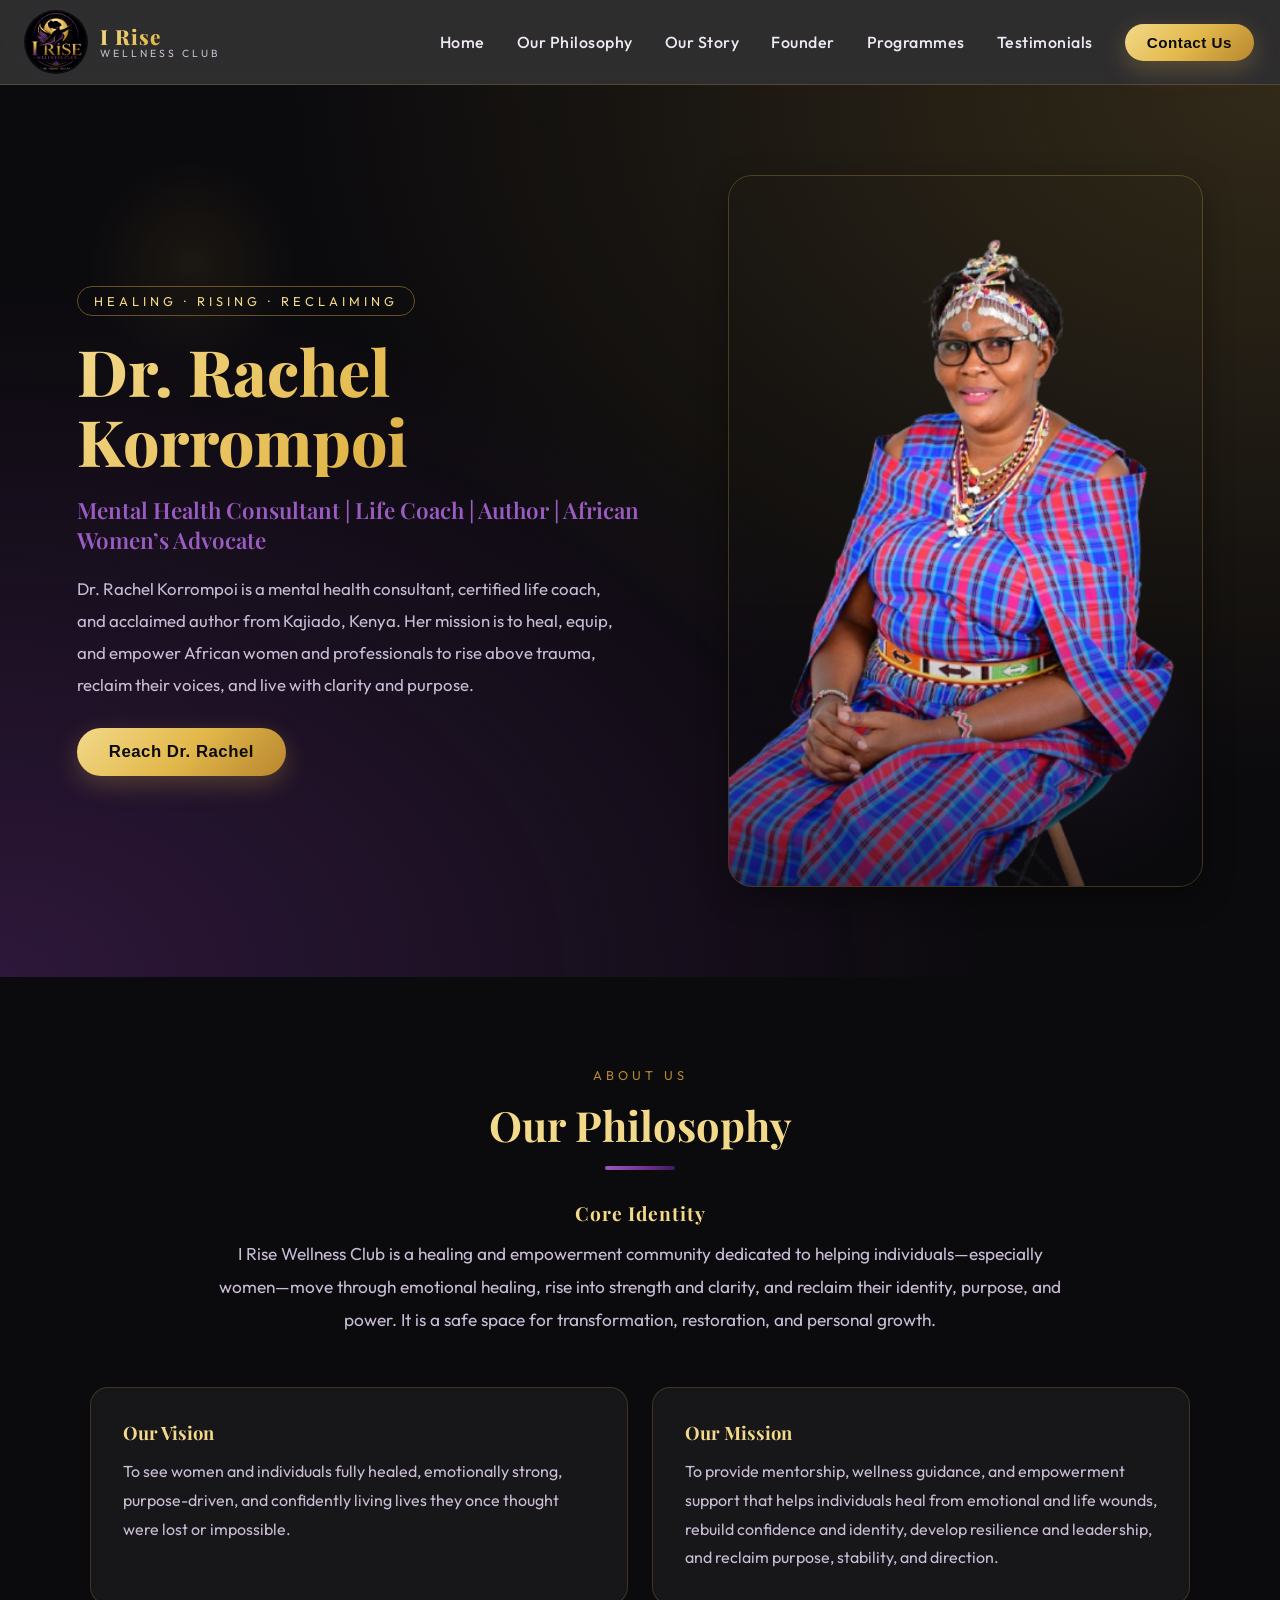
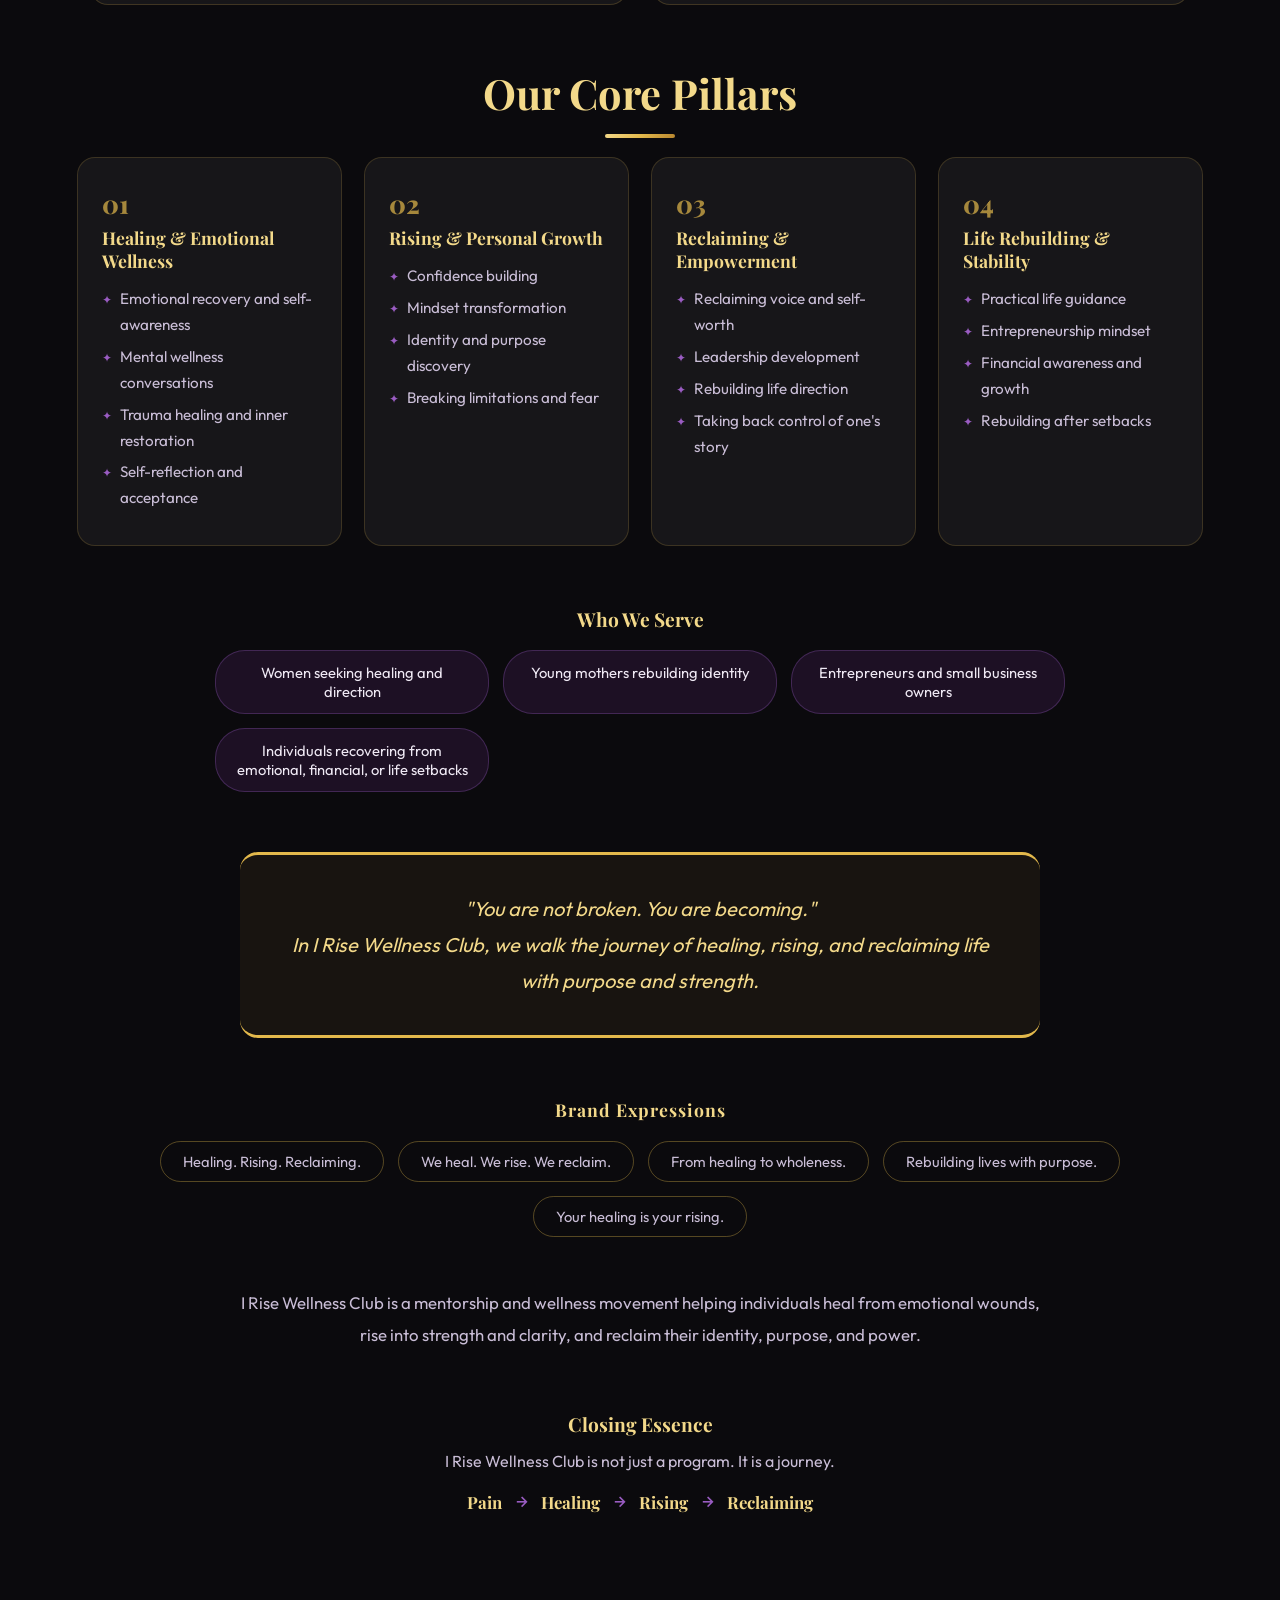
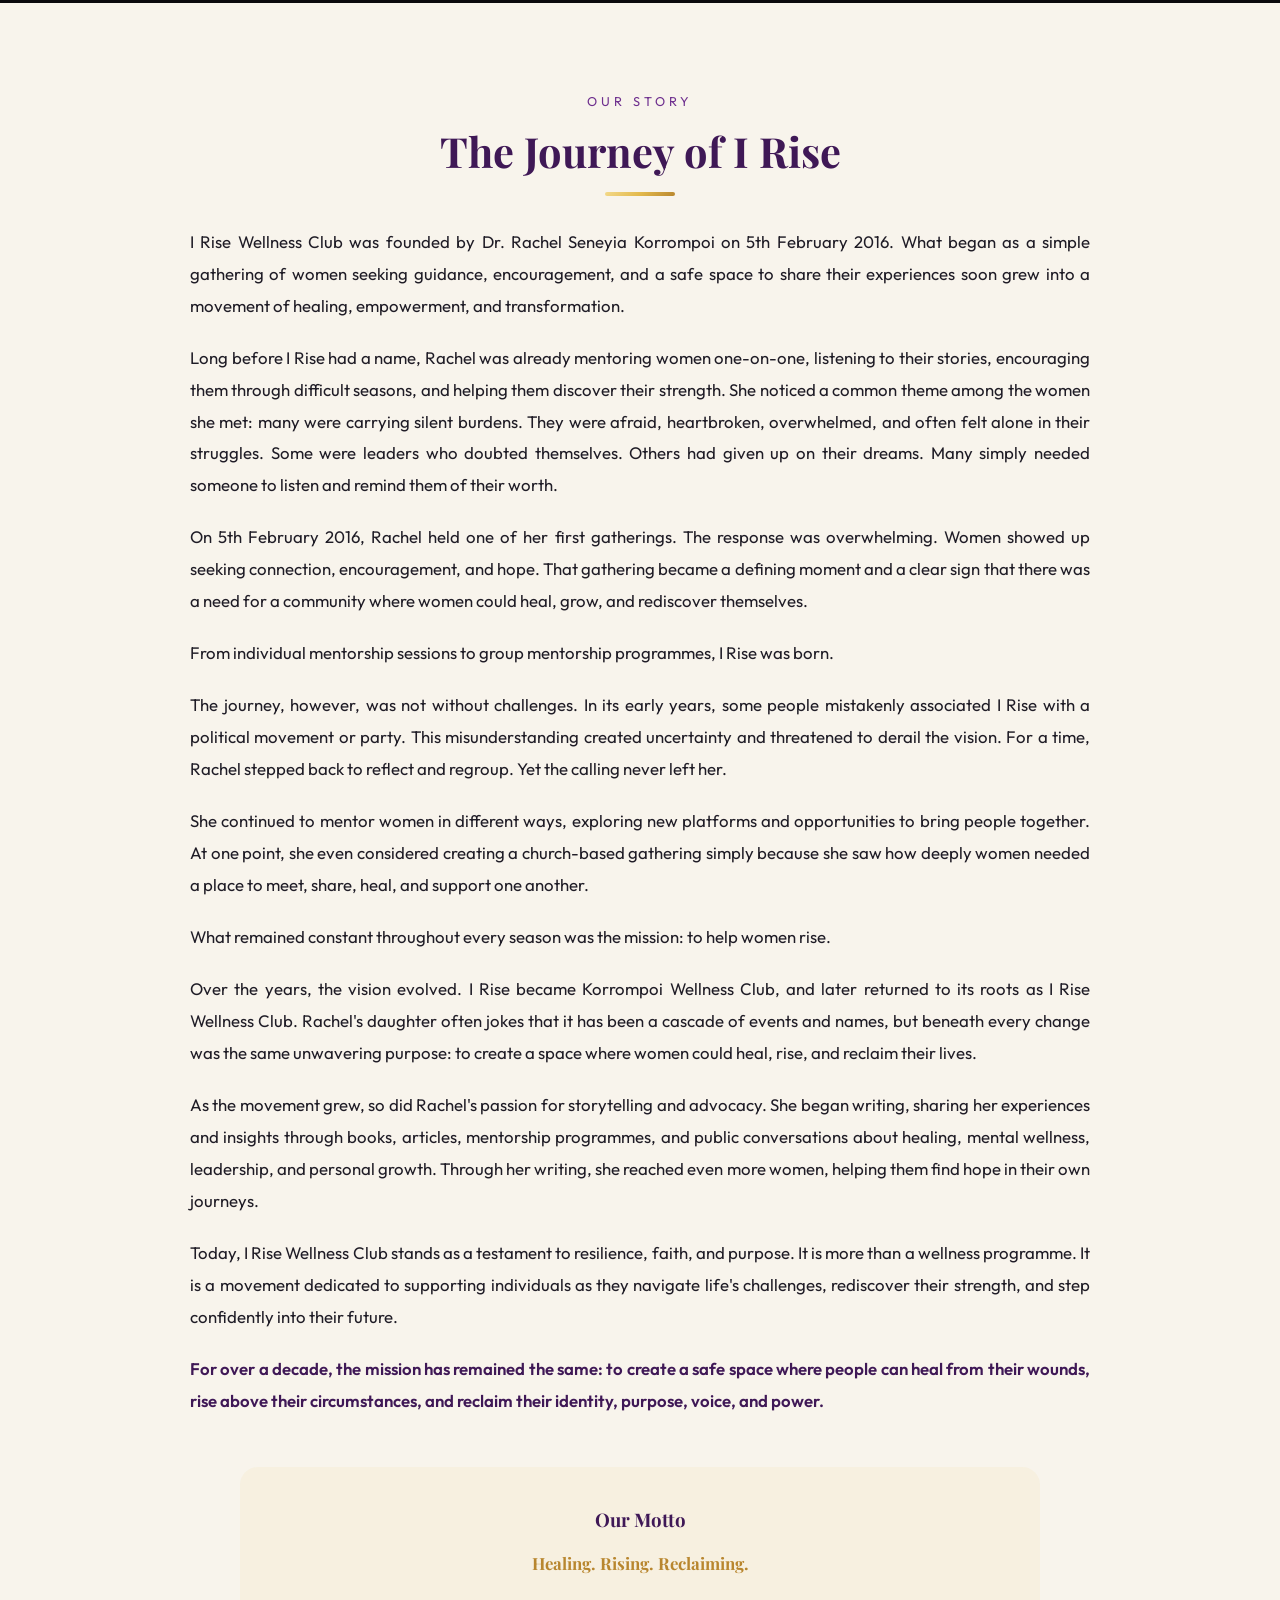
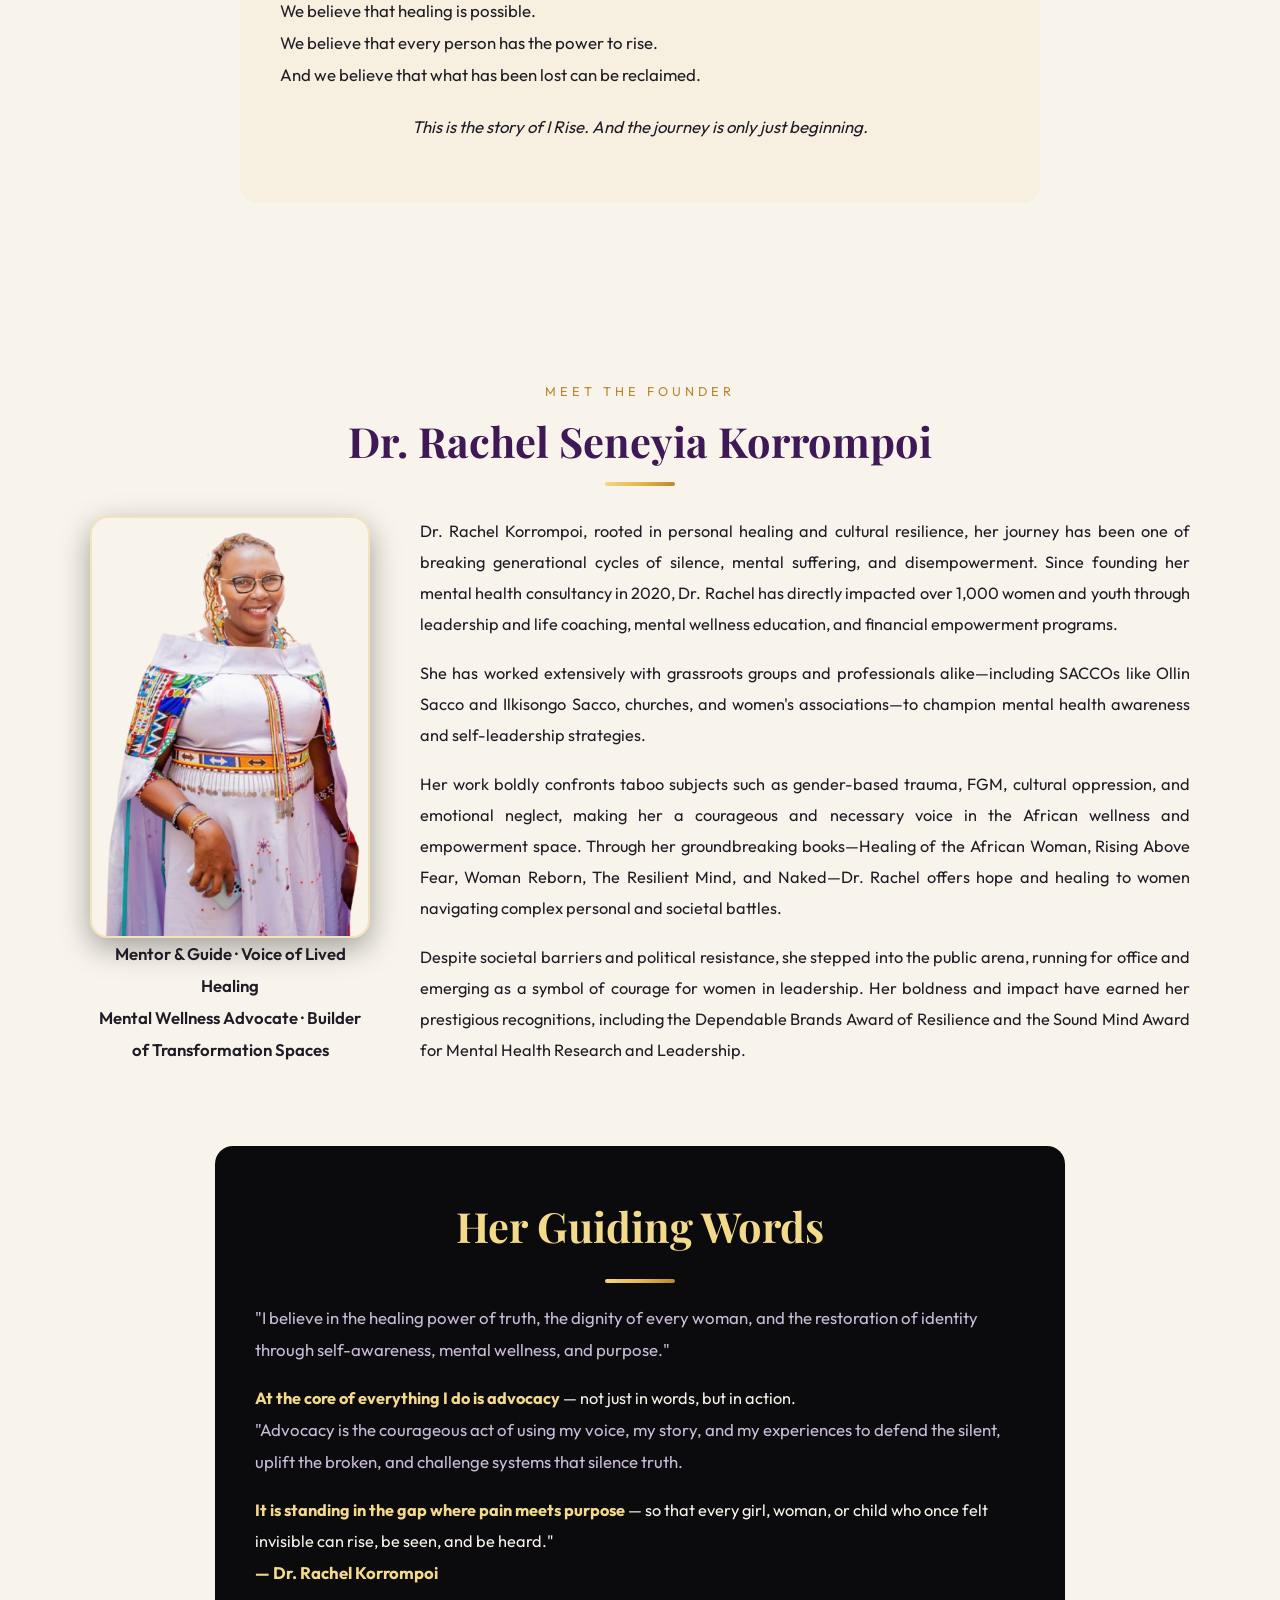
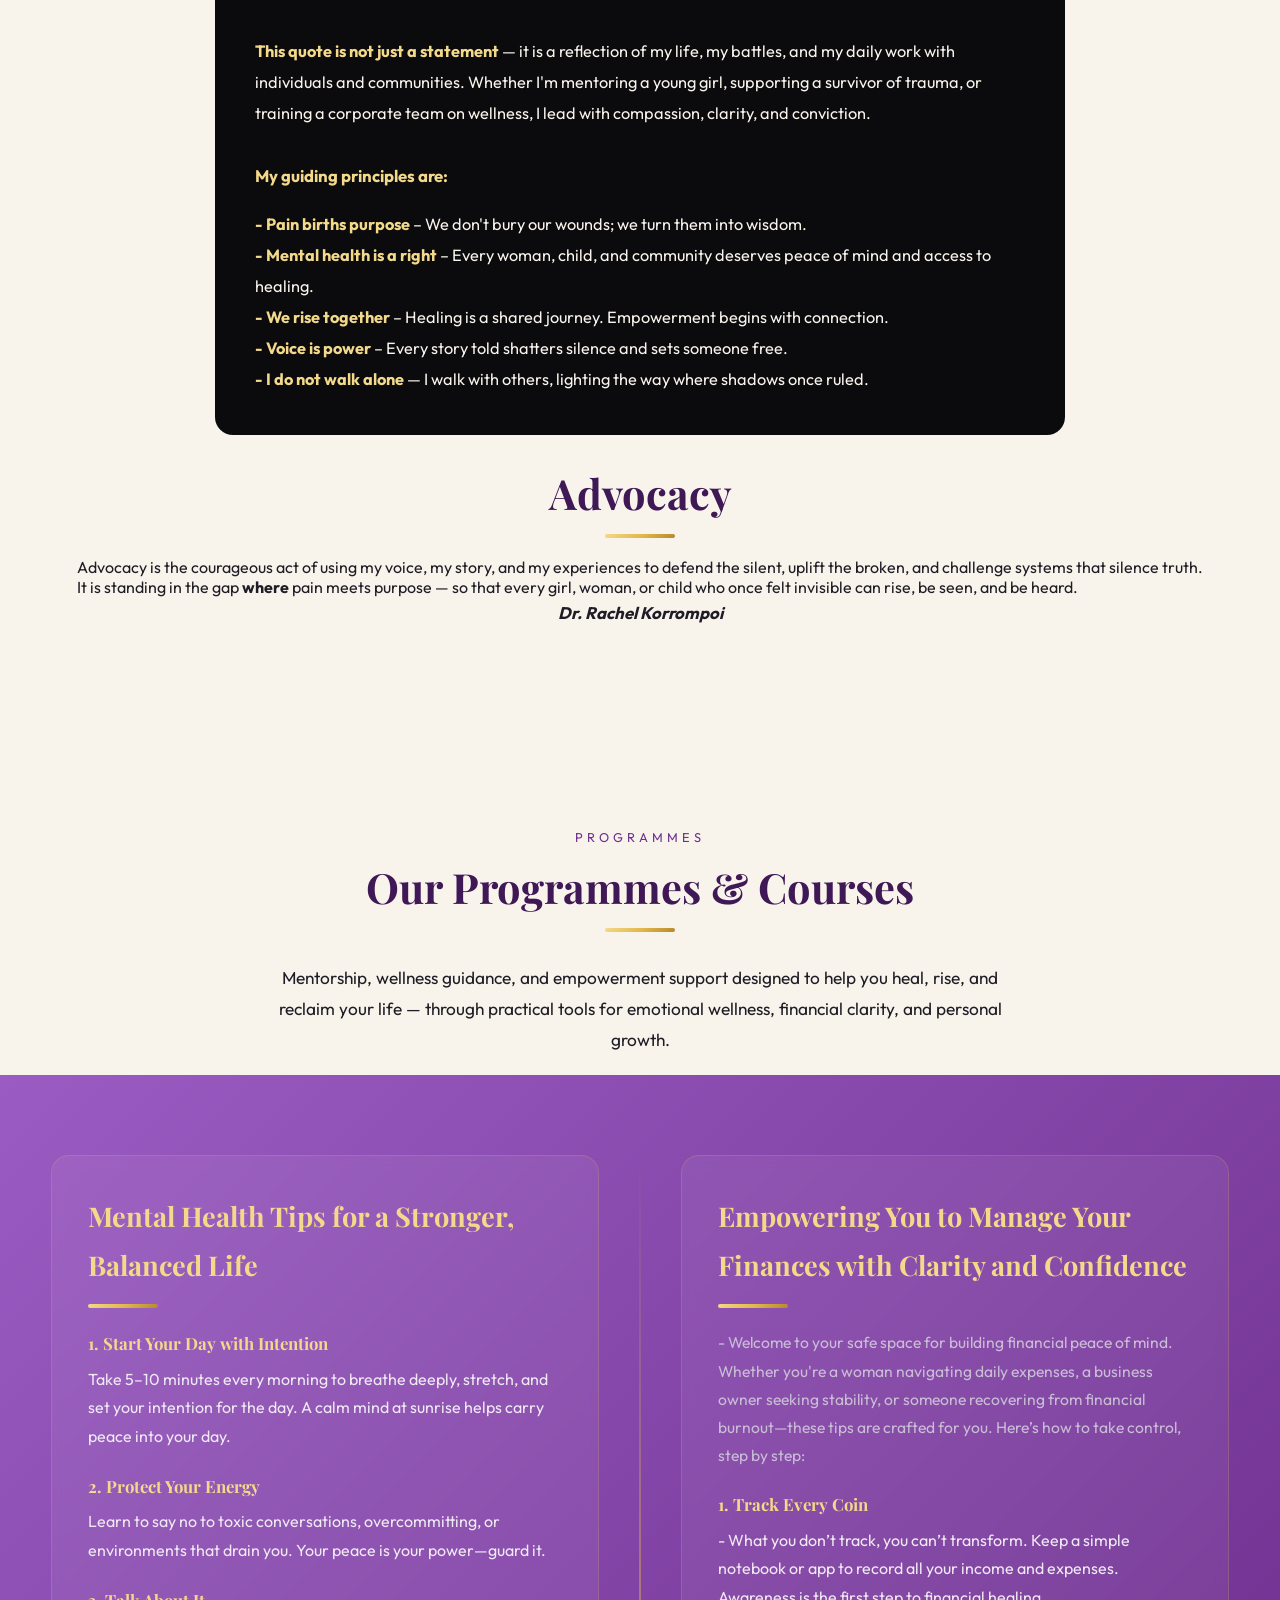
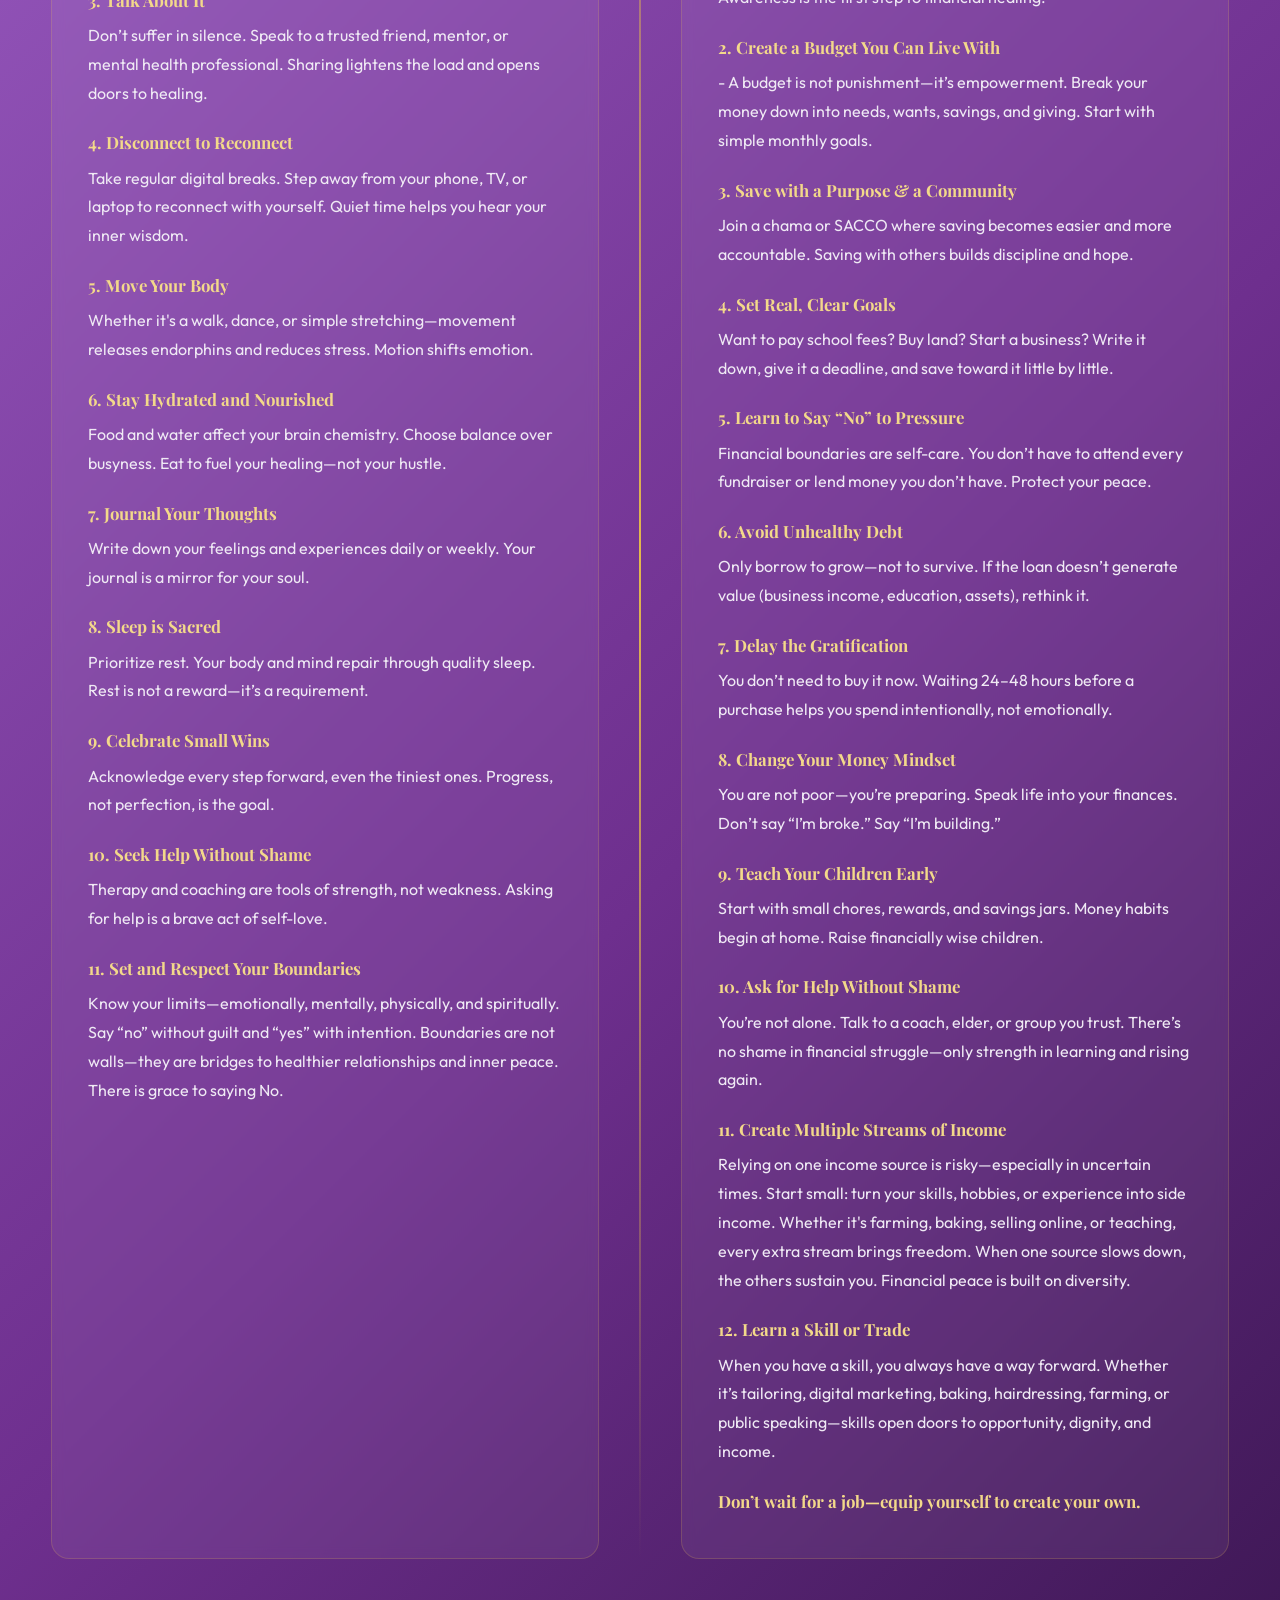
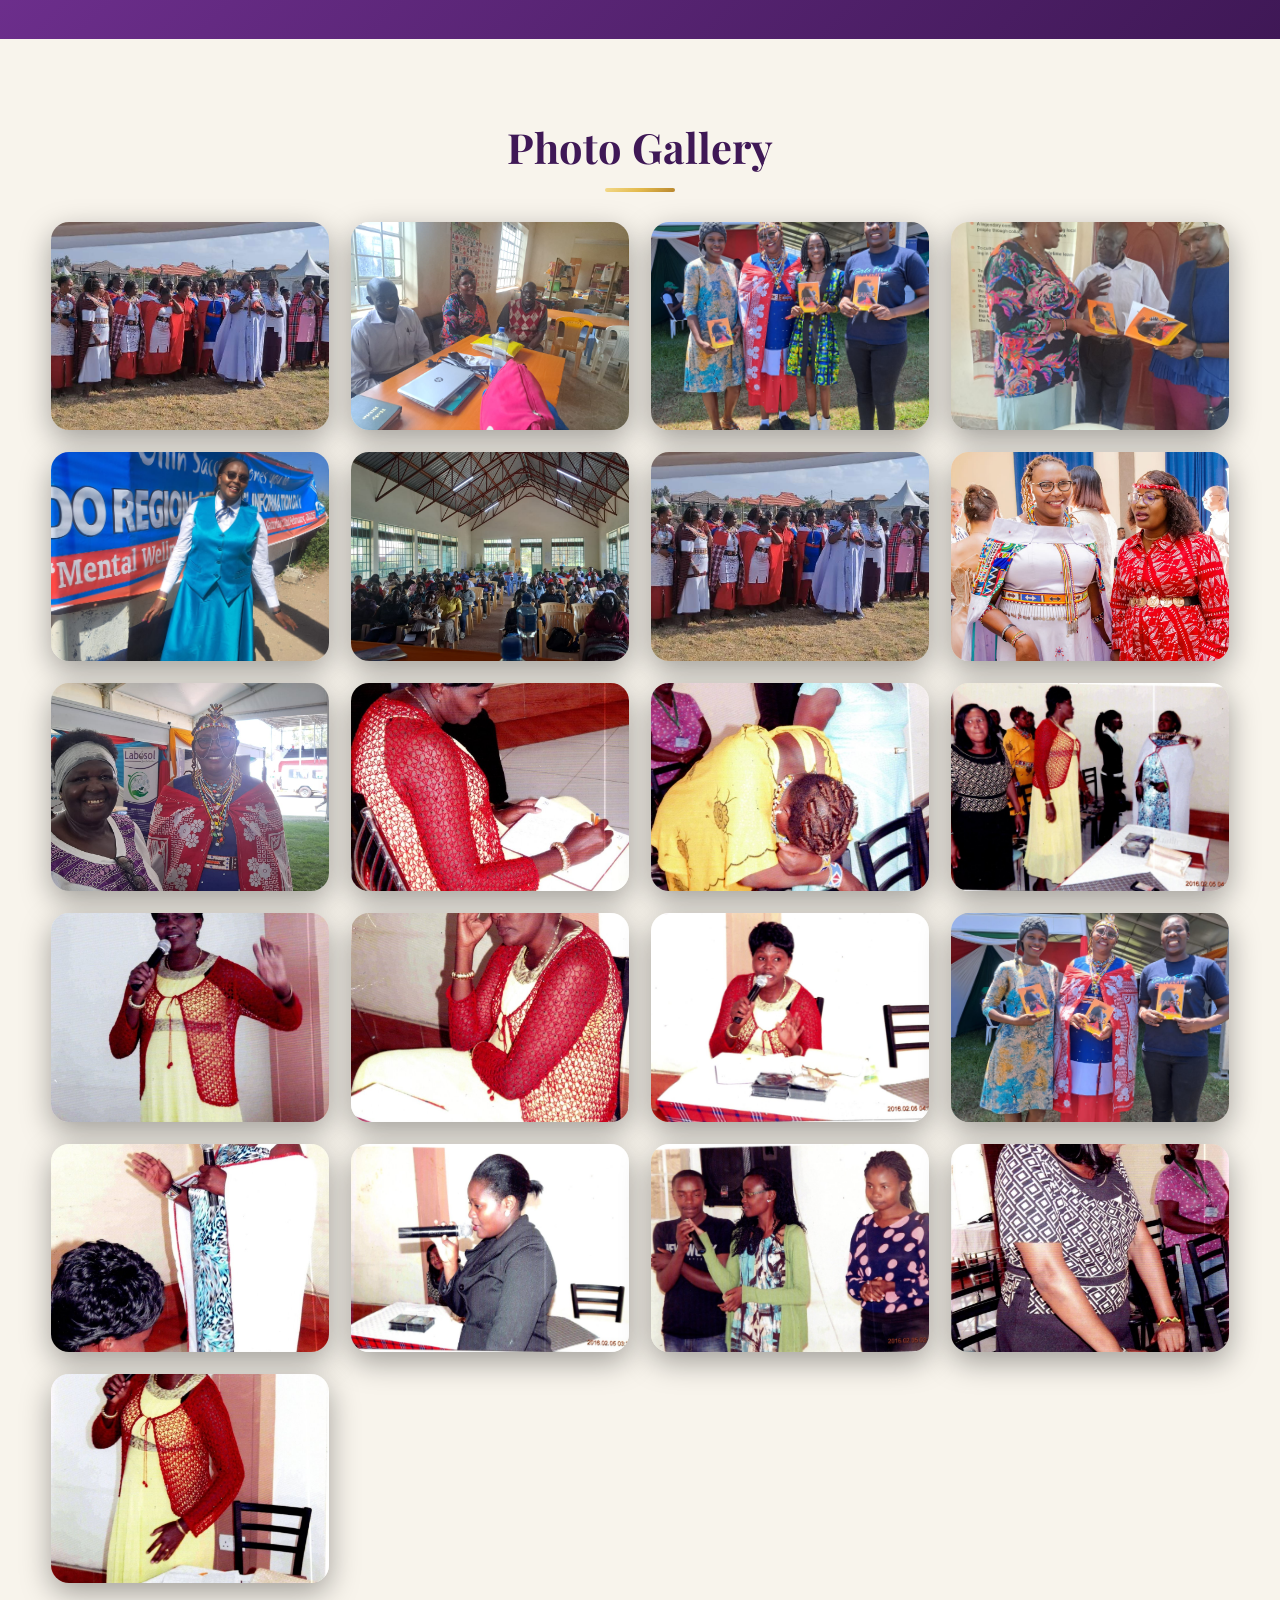
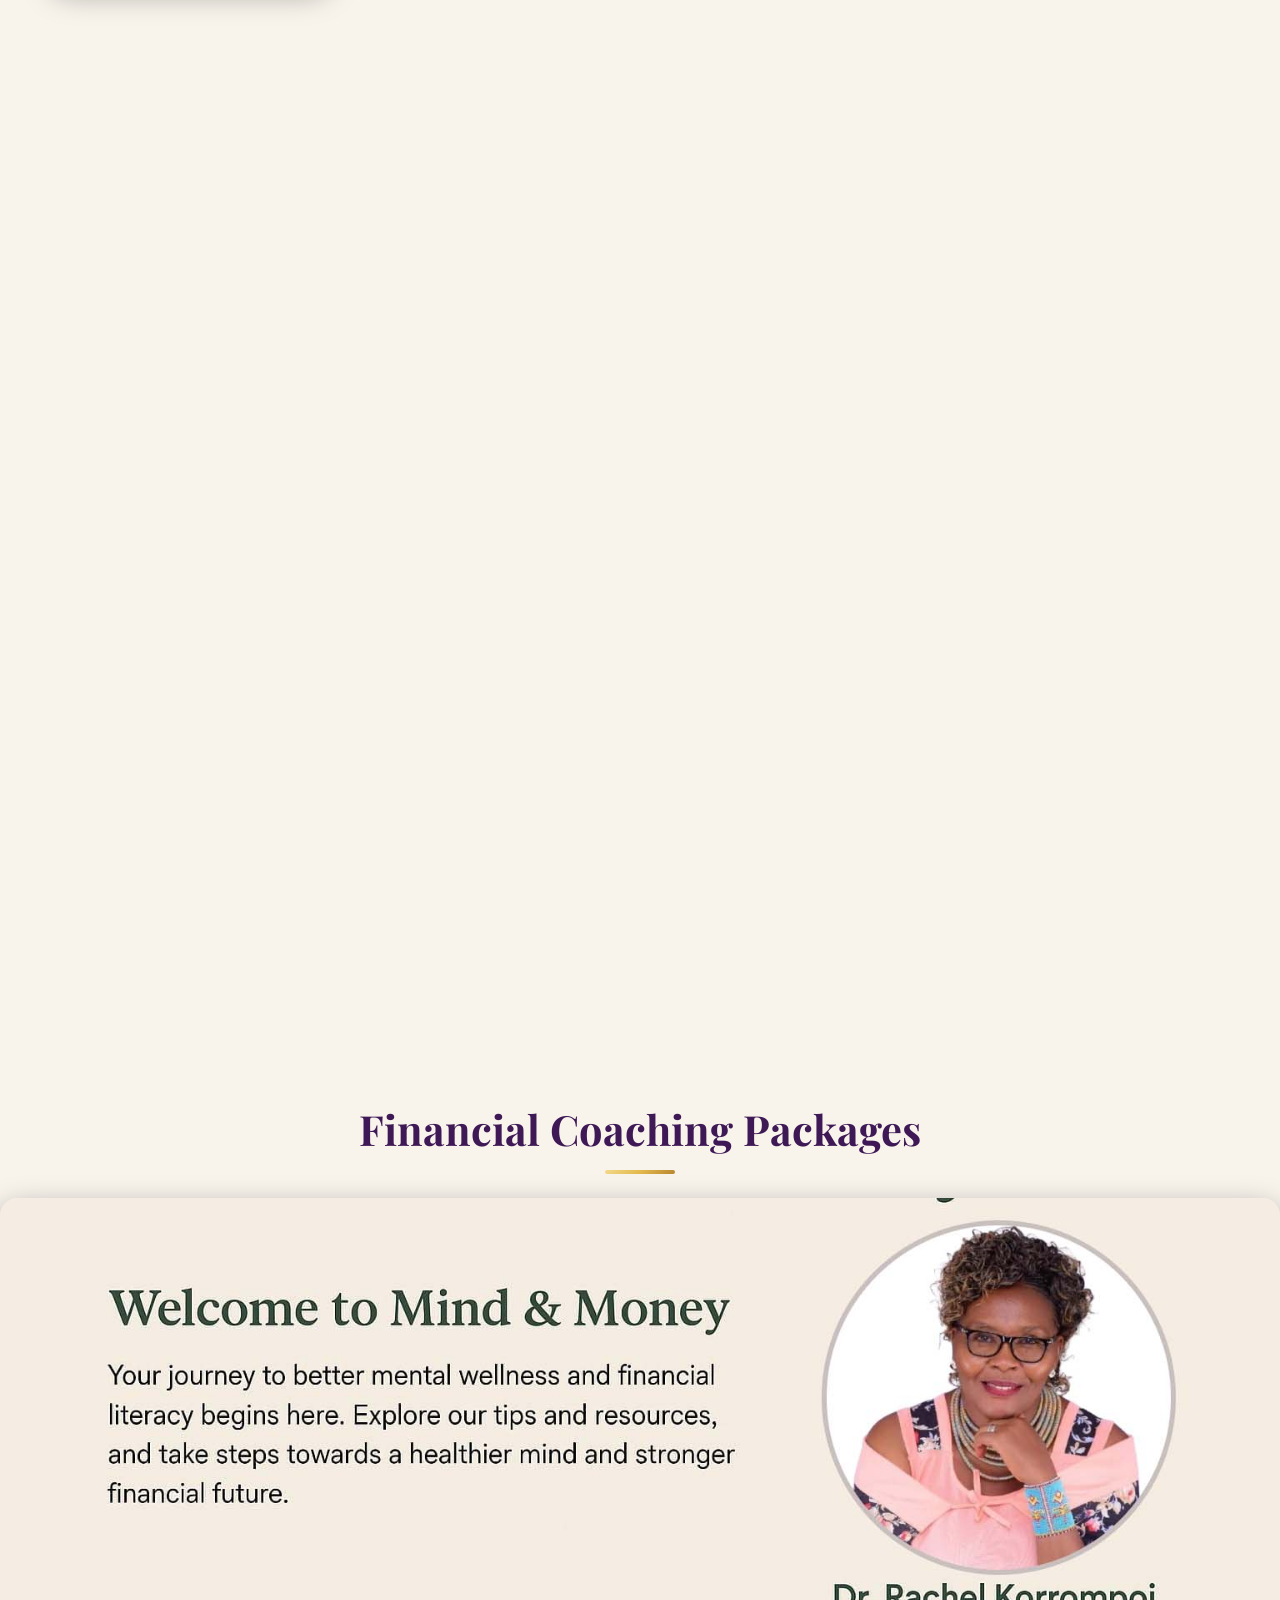
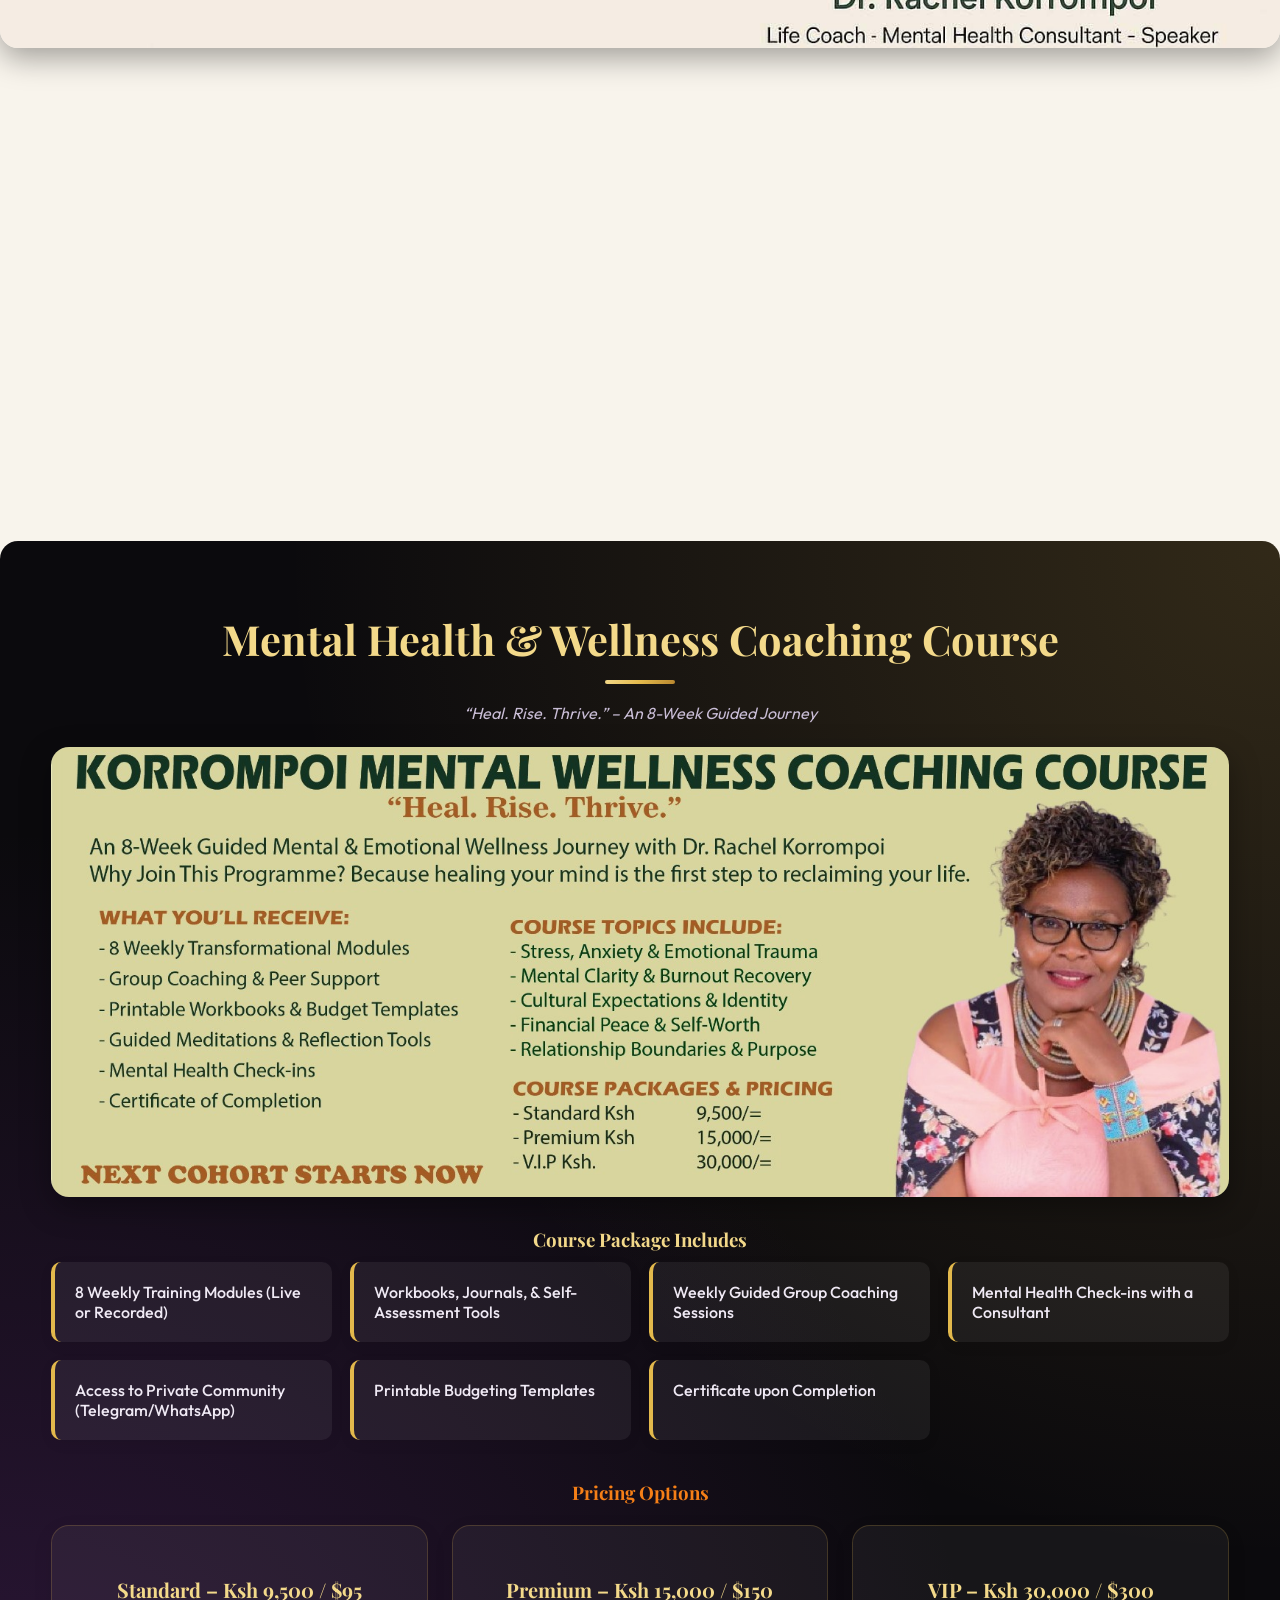
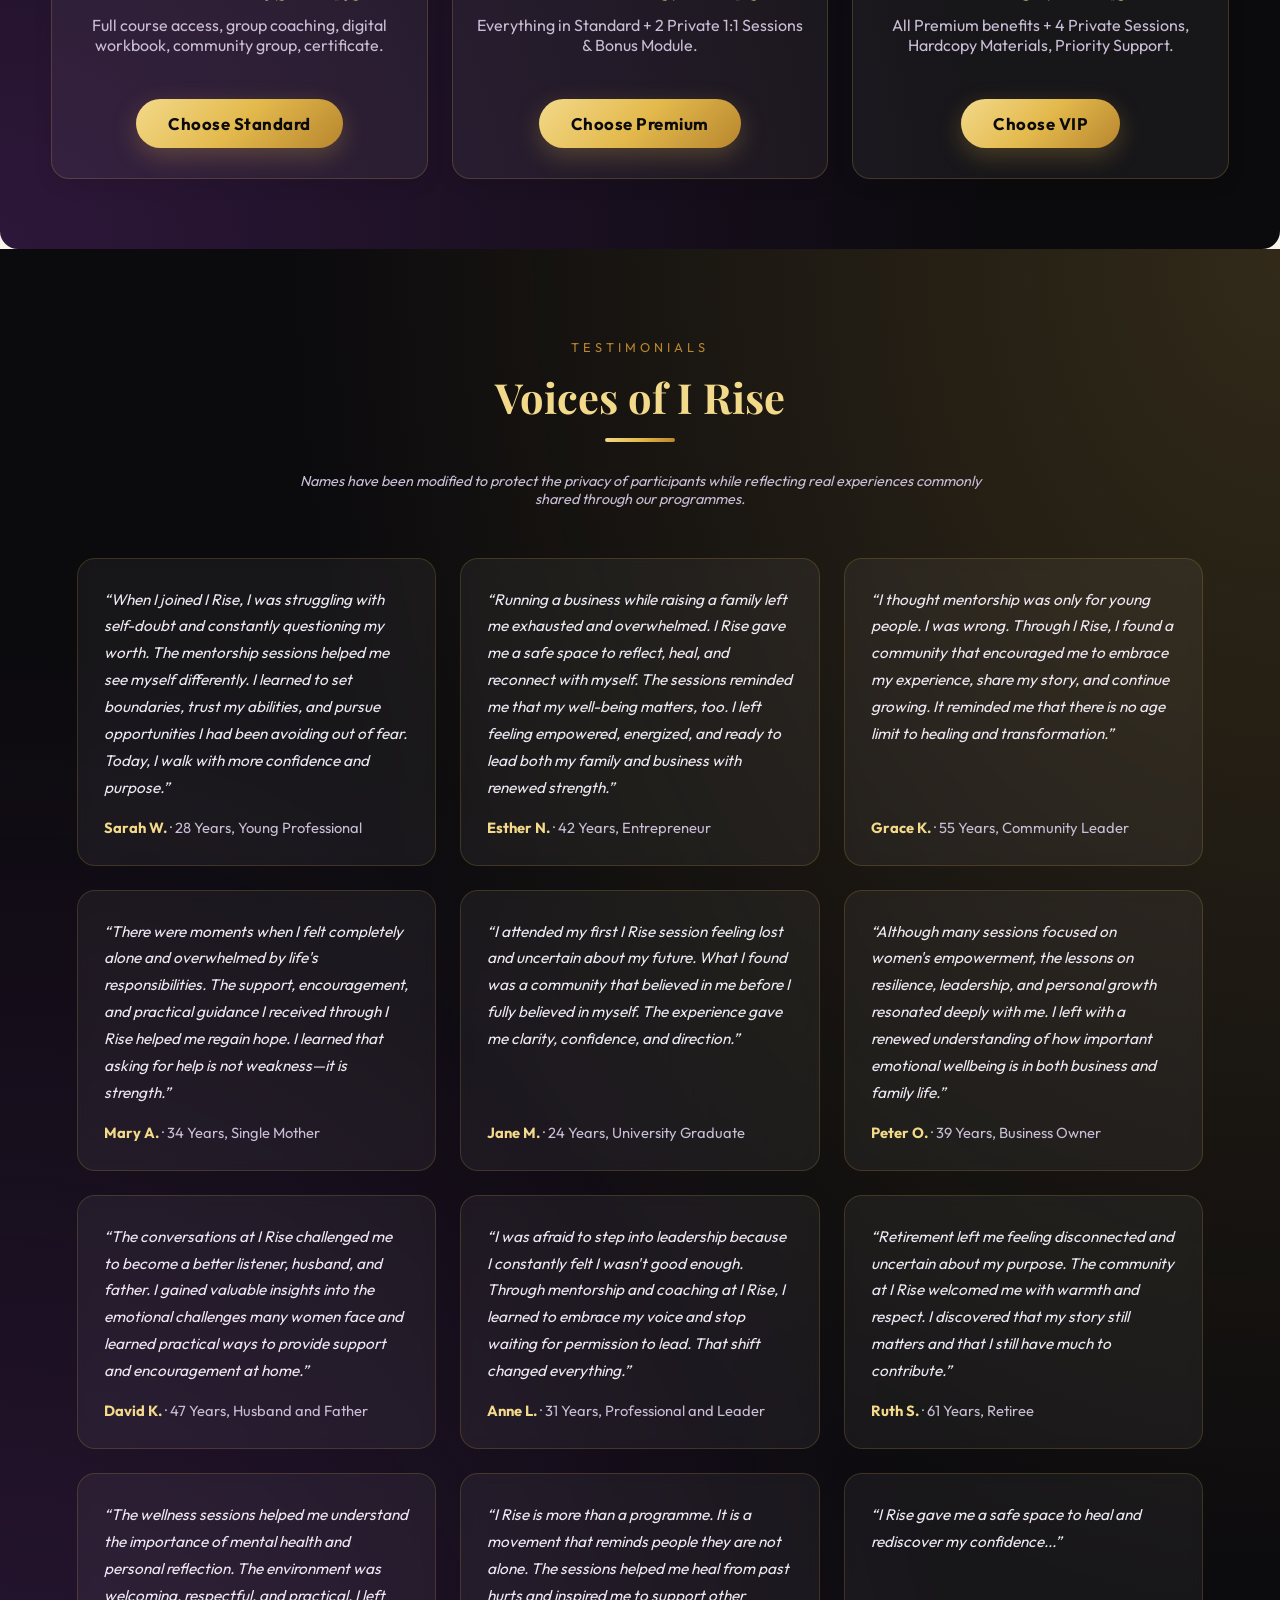
<file: index.html>
<!DOCTYPE html>
<html lang="en" class="no-js">
<head>
    <meta charset="UTF-8">
    <meta name="viewport" content="width=device-width, initial-scale=1.0">
    <link rel="stylesheet" href="./css/style.css">
    <link rel="icon" type="image/x-icon" href="./Assets/images/android-chrome-192x192.png">
    <link rel="stylesheet" href="https://cdn.jsdelivr.net/npm/boxicons@2.1.4/css/boxicons.min.css">
    <!-- Font Awesome CDN -->
    <link rel="stylesheet" href="https://cdnjs.cloudflare.com/ajax/libs/font-awesome/6.5.0/css/all.min.css" integrity="sha512..." crossorigin="anonymous" referrerpolicy="no-referrer" />

    <title>I Rise Wellness Club | Dr. Rachel Korrompoi</title>
</head>
<body>
    <!-- Header Section -->
    <header class="header">
    <div class="header-container">
      <a href="#" class="brand">
        <img src="./Assets/images/new-logo.jpeg" alt="I Rise Wellness Club Logo" class="logo" />
        <span class="brand-text">
          <span class="brand-name">I Rise</span>
          <span class="brand-sub">Wellness Club</span>
        </span>
      </a>

      <input type="checkbox" id="check">
      <label id="menuToggle" for="check" class="menu-toggle" aria-label="Toggle navigation menu">
        <span class="hamburger">
          <span></span>
          <span></span>
          <span></span>
        </span>
      </label>
      <div class="nav-overlay"></div>
      <nav id="menu">
      <ul class="nav-links">
        <li><a href="#">Home</a></li>
        <li><a href="#about">Our Philosophy</a></li>
        <li><a href="#story">Our Story</a></li>
        <li><a href="#founder">Founder</a></li>
        <li><a href="#programmes">Programmes</a></li>
        <li><a href="#testimonials">Testimonials</a></li>
        <li><a href="#contacts"><button class="programsBtn">Contact Us</button></a></li>
      </ul>
      </nav>
    </div>
    </header>
    <!-- Main Section -->
     <main>
    <section class="intro-section">
        <div class="intro-text">
            <span class="eyebrow">Healing · Rising · Reclaiming</span>
            <h1>Dr. Rachel Korrompoi</h1>
            <h2>Mental Health Consultant | Life Coach | Author | African Women’s Advocate</h2>
            <p>
                Dr. Rachel Korrompoi is a  mental health consultant, certified life coach, 
                and acclaimed author from Kajiado, Kenya. Her mission is to heal, equip, and empower 
                African women and professionals to rise above trauma, reclaim their voices, and live 
                with clarity and purpose. 
            </p>
            <div><a href="#contacts"><button class="btn" >Reach Dr. Rachel</button></a></div>
        </div>
        <div class="intro-image">
            <div class="image bg1" ><img src="./Assets/images/bg1.png" alt="Wellness Image" /></div>
        </div>
  </section>
  <!-- ================= ABOUT US / OUR PHILOSOPHY ================= -->
  <section id="about" class="philosophy-section reveal">
    <span class="eyebrow center">About Us</span>
    <h1 class="bio-text">Our Philosophy</h1>

    <div class="identity-block">
      <h3>Core Identity</h3>
      <p>
        I Rise Wellness Club is a healing and empowerment community dedicated to helping individuals—especially
        women—move through emotional healing, rise into strength and clarity, and reclaim their identity, purpose,
        and power. It is a safe space for transformation, restoration, and personal growth.
      </p>
    </div>

    <div class="vision-mission-grid">
      <div class="vm-card">
        <h3>Our Vision</h3>
        <p>
          To see women and individuals fully healed, emotionally strong, purpose-driven, and confidently living
          lives they once thought were lost or impossible.
        </p>
      </div>
      <div class="vm-card">
        <h3>Our Mission</h3>
        <p>
          To provide mentorship, wellness guidance, and empowerment support that helps individuals heal from
          emotional and life wounds, rebuild confidence and identity, develop resilience and leadership, and
          reclaim purpose, stability, and direction.
        </p>
      </div>
    </div>

    <h2 class="pillars-heading">Our Core Pillars</h2>
    <div class="pillars-grid">
      <div class="pillar-card">
        <span class="pillar-num">01</span>
        <h3>Healing &amp; Emotional Wellness</h3>
        <ul>
          <li>Emotional recovery and self-awareness</li>
          <li>Mental wellness conversations</li>
          <li>Trauma healing and inner restoration</li>
          <li>Self-reflection and acceptance</li>
        </ul>
      </div>
      <div class="pillar-card">
        <span class="pillar-num">02</span>
        <h3>Rising &amp; Personal Growth</h3>
        <ul>
          <li>Confidence building</li>
          <li>Mindset transformation</li>
          <li>Identity and purpose discovery</li>
          <li>Breaking limitations and fear</li>
        </ul>
      </div>
      <div class="pillar-card">
        <span class="pillar-num">03</span>
        <h3>Reclaiming &amp; Empowerment</h3>
        <ul>
          <li>Reclaiming voice and self-worth</li>
          <li>Leadership development</li>
          <li>Rebuilding life direction</li>
          <li>Taking back control of one's story</li>
        </ul>
      </div>
      <div class="pillar-card">
        <span class="pillar-num">04</span>
        <h3>Life Rebuilding &amp; Stability</h3>
        <ul>
          <li>Practical life guidance</li>
          <li>Entrepreneurship mindset</li>
          <li>Financial awareness and growth</li>
          <li>Rebuilding after setbacks</li>
        </ul>
      </div>
    </div>

    <div class="who-serves">
      <h3>Who We Serve</h3>
      <ul class="serves-list">
        <li>Women seeking healing and direction</li>
        <li>Young mothers rebuilding identity</li>
        <li>Entrepreneurs and small business owners</li>
        <li>Individuals recovering from emotional, financial, or life setbacks</li>
      </ul>
    </div>

    <blockquote class="core-message">
      "You are not broken. You are becoming."<br>
      In I Rise Wellness Club, we walk the journey of healing, rising, and reclaiming life with purpose and strength.
    </blockquote>

    <div class="taglines-wrap">
      <h3>Brand Expressions</h3>
      <div class="taglines-grid">
        <span>Healing. Rising. Reclaiming.</span>
        <span>We heal. We rise. We reclaim.</span>
        <span>From healing to wholeness.</span>
        <span>Rebuilding lives with purpose.</span>
        <span>Your healing is your rising.</span>
      </div>
    </div>

    <p class="positioning-statement">
      I Rise Wellness Club is a mentorship and wellness movement helping individuals heal from emotional wounds,
      rise into strength and clarity, and reclaim their identity, purpose, and power.
    </p>

    <div class="closing-essence">
      <h3>Closing Essence</h3>
      <p>I Rise Wellness Club is not just a program. It is a journey.</p>
      <div class="journey-arrow">
        <span>Pain</span><i class="bx bx-right-arrow-alt"></i><span>Healing</span><i class="bx bx-right-arrow-alt"></i><span>Rising</span><i class="bx bx-right-arrow-alt"></i><span>Reclaiming</span>
      </div>
    </div>
  </section>

  <!-- ================= OUR STORY ================= -->
  <section id="story" class="bio-section reveal">
    <span class="eyebrow center">Our Story</span>
    <h1 class="bio-text">The Journey of I Rise</h1>
    <p>
      I Rise Wellness Club was founded by Dr. Rachel Seneyia Korrompoi on 5th February 2016. What began as a
      simple gathering of women seeking guidance, encouragement, and a safe space to share their experiences soon
      grew into a movement of healing, empowerment, and transformation.
    </p>
    <p>
      Long before I Rise had a name, Rachel was already mentoring women one-on-one, listening to their stories,
      encouraging them through difficult seasons, and helping them discover their strength. She noticed a common
      theme among the women she met: many were carrying silent burdens. They were afraid, heartbroken, overwhelmed,
      and often felt alone in their struggles. Some were leaders who doubted themselves. Others had given up on
      their dreams. Many simply needed someone to listen and remind them of their worth.
    </p>
    <p>
      On 5th February 2016, Rachel held one of her first gatherings. The response was overwhelming. Women showed
      up seeking connection, encouragement, and hope. That gathering became a defining moment and a clear sign
      that there was a need for a community where women could heal, grow, and rediscover themselves.
    </p>
    <p>
      From individual mentorship sessions to group mentorship programmes, I Rise was born.
    </p>
    <p>
      The journey, however, was not without challenges. In its early years, some people mistakenly associated
      I Rise with a political movement or party. This misunderstanding created uncertainty and threatened to
      derail the vision. For a time, Rachel stepped back to reflect and regroup. Yet the calling never left her.
    </p>
    <p>
      She continued to mentor women in different ways, exploring new platforms and opportunities to bring people
      together. At one point, she even considered creating a church-based gathering simply because she saw how
      deeply women needed a place to meet, share, heal, and support one another.
    </p>
    <p>
      What remained constant throughout every season was the mission: to help women rise.
    </p>
    <p>
      Over the years, the vision evolved. I Rise became Korrompoi Wellness Club, and later returned to its roots
      as I Rise Wellness Club. Rachel's daughter often jokes that it has been a cascade of events and names, but
      beneath every change was the same unwavering purpose: to create a space where women could heal, rise, and
      reclaim their lives.
    </p>
    <p>
      As the movement grew, so did Rachel's passion for storytelling and advocacy. She began writing, sharing her
      experiences and insights through books, articles, mentorship programmes, and public conversations about
      healing, mental wellness, leadership, and personal growth. Through her writing, she reached even more women,
      helping them find hope in their own journeys.
    </p>
    <p>
      Today, I Rise Wellness Club stands as a testament to resilience, faith, and purpose. It is more than a
      wellness programme. It is a movement dedicated to supporting individuals as they navigate life's challenges,
      rediscover their strength, and step confidently into their future.
    </p>
    <p class="story-mission">
      For over a decade, the mission has remained the same: to create a safe space where people can heal from
      their wounds, rise above their circumstances, and reclaim their identity, purpose, voice, and power.
    </p>

    <div class="motto-block">
      <h3>Our Motto</h3>
      <p class="motto-line">Healing. Rising. Reclaiming.</p>
      <p>We believe that healing is possible.<br>
      We believe that every person has the power to rise.<br>
      And we believe that what has been lost can be reclaimed.</p>
      <p class="motto-close">This is the story of I Rise. And the journey is only just beginning.</p>
    </div>
  </section>

  <!-- ================= MEET THE FOUNDER ================= -->
  <section id="founder" class="bio-section founder-section reveal">
    <span class="eyebrow center">Meet the Founder</span>
    <h1 class="bio-text">Dr. Rachel Seneyia Korrompoi</h1>
    <div class="founder-layout">
      <div class="founder-photo">
        <img src="./Assets/images/profile.png" alt="Dr. Rachel Seneyia Korrompoi">
        <p class="founder-role">Mentor &amp; Guide · Voice of Lived Healing<br>Mental Wellness Advocate · Builder of Transformation Spaces</p>
      </div>
      <div class="founder-bio-text">
        <p>
            Dr. Rachel Korrompoi, rooted in personal healing and cultural resilience, her journey has been one of
            breaking generational cycles of silence, mental suffering, and disempowerment. Since founding her
            mental health consultancy in 2020, Dr. Rachel has directly impacted over 1,000 women and youth through
            leadership and life coaching, mental wellness education, and financial empowerment programs.
        </p>
        <p>
            She has worked extensively with grassroots groups and professionals alike—including SACCOs like Ollin
            Sacco and Ilkisongo Sacco, churches, and women's associations—to champion mental health awareness and
            self-leadership strategies.
        </p>
        <p>
            Her work boldly confronts taboo subjects such as gender-based trauma, FGM, cultural oppression, and
            emotional neglect, making her a courageous and necessary voice in the African wellness and empowerment
            space. Through her groundbreaking books—Healing of the African Woman, Rising Above Fear, Woman Reborn,
            The Resilient Mind, and Naked—Dr. Rachel offers hope and healing to women navigating complex personal
            and societal battles.
        </p>
        <p>
            Despite societal barriers and political resistance, she stepped into the public arena, running for
            office and emerging as a symbol of courage for women in leadership. Her boldness and impact have
            earned her prestigious recognitions, including the Dependable Brands Award of Resilience and the
            Sound Mind Award for Mental Health Research and Leadership.
        </p>
      </div>
    </div>

    <div class="philosophy-quote-block">
      <h2>Her Guiding Words</h2>
      <p>
        "I believe in the healing power of truth, the dignity of every woman, and the restoration of identity
        through self-awareness, mental wellness, and purpose."
      </p>
      <strong>At the core of everything I do is advocacy</strong> — not just in words, but in action.
      <p>
        "Advocacy is the courageous act of using my voice, my story, and my experiences to defend the silent,
        uplift the broken, and challenge systems that silence truth.
      </p>
      <strong>It is standing in the gap where pain meets purpose</strong> — so that every girl, woman, or child who
      once felt invisible can rise, be seen, and be heard."<br>
      <p><strong>— Dr. Rachel Korrompoi</strong></p><br>
      <strong>This quote is not just a statement</strong> — it is a reflection of my life, my battles, and my daily
      work with individuals and communities. Whether I'm mentoring a young girl, supporting a survivor of trauma, or
      training a corporate team on wellness, I lead with compassion, clarity, and conviction. <br>

     <br> <p><strong>My guiding principles are:</strong></p>
      <strong>- Pain births purpose</strong> – We don't bury our wounds; we turn them into wisdom.
      <br><strong>- Mental health is a right</strong> – Every woman, child, and community deserves peace of mind and
      access to healing.
      <br><strong>- We rise together</strong> – Healing is a shared journey. Empowerment begins with connection.
      <br><strong>- Voice is power</strong> – Every story told shatters silence and sets someone free.
      <br><strong>- I do not walk alone</strong> — I walk with others, lighting the way where shadows once ruled.
    </div>

    <h2>Advocacy</h2>
    <blockquote>
      Advocacy is the courageous act of using my voice, my story, and my experiences to defend the silent, uplift
      the broken, and challenge systems that silence truth.
      It is standing in the gap <strong>where</strong> pain meets purpose — so that every girl, woman, or child who
      once felt invisible can rise, be seen, and be heard.
    </blockquote>
    <p class="quote-attribution"><strong>Dr. Rachel Korrompoi</strong></p>
  </section>

  
  <!-- ================= PROGRAMMES ================= -->
  <section id="programmes" class="programmes-intro reveal">
    <span class="eyebrow center">Programmes</span>
    <h1 class="bio-text">Our Programmes &amp; Courses</h1>
    <p class="programmes-lead">
      Mentorship, wellness guidance, and empowerment support designed to help you heal, rise, and reclaim your
      life — through practical tools for emotional wellness, financial clarity, and personal growth.
    </p>
  </section>

  <section id="services" class="Section1 reveal">
    
    <div class="services-section">
      <div class="services" >
        <h2>Mental Health Tips for a Stronger, Balanced Life</h2>
        <p>
            <h3>1. Start Your Day with Intention</h3>
            Take 5–10 minutes every morning to breathe deeply, stretch, and set your intention for the day.
            A calm mind at sunrise helps carry peace into your day.
            <h3>2. Protect Your Energy</h3>
            Learn to say no to toxic conversations, overcommitting, or environments that drain you.
            Your peace is your power—guard it.
            <h3>3. Talk About It</h3>
            Don’t suffer in silence. Speak to a trusted friend, mentor, or mental health professional.
            Sharing lightens the load and opens doors to healing.
            <h3>4. Disconnect to Reconnect</h3>
            Take regular digital breaks. Step away from your phone, TV, or laptop to reconnect with yourself.
            Quiet time helps you hear your inner wisdom.
            <h3>5. Move Your Body</h3>
            Whether it's a walk, dance, or simple stretching—movement releases endorphins and reduces stress.
            Motion shifts emotion.
            <h3>6. Stay Hydrated and Nourished</h3>
            Food and water affect your brain chemistry. Choose balance over busyness. Eat to fuel your healing—not your hustle.
            <h3>7. Journal Your Thoughts</h3>
            Write down your feelings and experiences daily or weekly.
            Your journal is a mirror for your soul.
            <h3>8. Sleep is Sacred</h3>
            Prioritize rest. Your body and mind repair through quality sleep.
            Rest is not a reward—it’s a requirement.
            <h3>9. Celebrate Small Wins</h3>
            Acknowledge every step forward, even the tiniest ones.
            Progress, not perfection, is the goal.
            <h3>10. Seek Help Without Shame</h3>
            Therapy and coaching are tools of strength, not weakness.
            Asking for help is a brave act of self-love.
            <h3>11. Set and Respect Your Boundaries</h3>
            Know your limits—emotionally, mentally, physically, and spiritually. Say “no” without guilt and “yes” with
            intention. Boundaries are not walls—they are bridges to healthier relationships and inner peace.
            There is grace to saying No.
        </p>
      </div>
      <div class="v-line" ></div>
      <div class="services" >
        <h2>Empowering You to Manage Your Finances with Clarity and Confidence</h2>
        <p>
          - Welcome to your safe space for building financial peace of mind. Whether you're a woman navigating
          daily expenses, a business owner seeking stability, or someone recovering from financial burnout—these
          tips are crafted for you. Here’s how to take control, step by step:
          <h3>1. Track Every Coin</h3>
          - What you don’t track, you can’t transform.
          Keep a simple notebook or app to record all your income and expenses. Awareness is the first step to
          financial healing.
          <h3>2. Create a Budget You Can Live With</h3>
           - A budget is not punishment—it’s empowerment. Break your money down into needs, wants, savings, and
           giving. Start with simple monthly goals.
           <h3>3. Save with a Purpose & a Community</h3>
           Join a chama or SACCO where saving becomes easier and more accountable. Saving with others builds
           discipline and hope.
      
           <h3>4. Set Real, Clear Goals</h3>
           Want to pay school fees? Buy land? Start a business? Write it down, give it a deadline, and save toward it little by little.
           <h3>5. Learn to Say “No” to Pressure</h3>
           Financial boundaries are self-care. You don’t have to attend every fundraiser or lend money you don’t have. Protect your peace.
           <h3>6. Avoid Unhealthy Debt</h3>
           Only borrow to grow—not to survive.
           If the loan doesn’t generate value (business income, education, assets), rethink it.
           <h3>7. Delay the Gratification</h3> You don’t need to buy it now.
           Waiting 24–48 hours before a purchase helps you spend intentionally, not emotionally.
           <h3>8. Change Your Money Mindset</h3>
           You are not poor—you’re preparing. Speak life into your finances. Don’t say “I’m broke.” Say “I’m building.”
            <h3>9. Teach Your Children Early</h3>
            Start with small chores, rewards, and savings jars. Money habits begin at home. Raise financially wise children.
          <h3>10. Ask for Help Without Shame</h3>
          You’re not alone. Talk to a coach, elder, or group you trust. There’s no shame in financial struggle—only strength in learning and rising again.
          <h3>11. Create Multiple Streams of Income</h3>
          Relying on one income source is risky—especially in uncertain times.
          Start small: turn your skills, hobbies, or experience into side income. Whether it's farming, baking, selling online, or teaching, every extra stream brings freedom.
          When one source slows down, the others sustain you. Financial peace is built on diversity.
          <h3>12. Learn a Skill or Trade</h3>
          When you have a skill, you always have a way forward.
          Whether it’s tailoring, digital marketing, baking, hairdressing, farming, or public speaking—skills
          open doors to opportunity, dignity, and income.
      
          <h3>Don’t wait for a job—equip yourself to create your own.</h3>
        </p>
      </div>
    </div>
  </section>
  <section id="gallery" class="section2 reveal">
    <div class="gallery-container">
      <h2>Photo Gallery</h2>
      <div class="gallery-grid">
        <div class="gallery-item"><img src="./Assets/images/1.jpeg" alt="Gallery Image 1"></div>
        <div class="gallery-item"><img src="./Assets/images/2.jpeg" alt="Gallery Image 2"></div>
        <div class="gallery-item"><img src="./Assets/images/3.jpeg" alt="Gallery Image 3"></div>
        <div class="gallery-item"><img src="./Assets/images/4.jpeg" alt="Gallery Image 4"></div>
        <div class="gallery-item"><img src="./Assets/images/5.jpeg" alt="Gallery Image 5"></div>
        <div class="gallery-item"><img src="./Assets/images/6.jpeg" alt="Gallery Image 6"></div>
        <div class="gallery-item"><img src="./Assets/images/7.jpeg" alt="Gallery Image 4"></div>
        <div class="gallery-item"><img src="./Assets/images/8.jpeg" alt="Gallery Image 5"></div>
        <div class="gallery-item"><img src="./Assets/images/9.jpeg" alt="Gallery Image 6"></div>
        <div class="gallery-item"><img src="./Assets/images/10.jpeg" alt="Gallery Image 1"></div>
        <div class="gallery-item"><img src="./Assets/images/11.jpeg" alt="Gallery Image 2"></div>
        <div class="gallery-item"><img src="./Assets/images/12.jpeg" alt="Gallery Image 3"></div>
        <div class="gallery-item"><img src="./Assets/images/13.jpeg" alt="Gallery Image 4"></div>
        <div class="gallery-item"><img src="./Assets/images/14.jpeg" alt="Gallery Image 5"></div>
        <div class="gallery-item"><img src="./Assets/images/15.jpeg" alt="Gallery Image 6"></div>
        <div class="gallery-item"><img src="./Assets/images/16.jpeg" alt="Gallery Image 4"></div>
        <div class="gallery-item"><img src="./Assets/images/17.jpeg" alt="Gallery Image 5"></div>
        <div class="gallery-item"><img src="./Assets/images/18.jpeg" alt="Gallery Image 6"></div>
        <div class="gallery-item"><img src="./Assets/images/19.jpeg" alt="Gallery Image 4"></div>
        <div class="gallery-item"><img src="./Assets/images/20.jpeg" alt="Gallery Image 5"></div>
        <div class="gallery-item"><img src="./Assets/images/21.jpeg" alt="Gallery Image 6"></div>
      </div>
    </div>
  </section>
  
  <div class="testmonials reveal">
    <h2>Books by Dr. Rachel</h2>
    <div class="books-container" >
      <div class="book" >
      <div class="bookImg" >
        <div class="image" >
          <img src="./Assets/images/naked.jpg" alt="">
        </div>
        <div class="title">
          <h3>NAKED</h3>
        </div>
      </div>
      <div class="content" >
        <p> Naked is a captivating fictional narrative that weaves an intriguing, fascinating, 
          and romantic African tale. The story centers on a man caught between his cultural heritage, 
          his father's expectations, his education, and his sexuality. </p>
          <div class="prices" >
            <button onclick="goToReceipt()" class="btn" >Buy Now</button>
            <h3><s>Kshs. 1200</s><br><mark>Kshs. 1000</mark></h3>
          </div>
          

      </div>
    </div>
    <div class="book" >
      <div class="bookImg" >
        <div class="image" >
          <img src="./Assets/images/resilient.jpeg" alt="">
        </div>
        <div class="title">
          <h3>RESILIENT</h3>
        </div>
      </div>
      <div class="content" >
        <p> Resilient Mind is a powerful and concise guide to mental health, stress management, and 
          financial stability. It offers a clear perspective on the challenges individuals face and 
          provides practical, holistic strategies to overcome them. </p>
          <div class="prices" >
            <button onclick="goToReceipt()" class="btn" >Buy Now</button>
            <h3><s>Kshs. 700</s><br><mark>Kshs. 550</mark></h3>
          </div>
      </div>
    </div>
    </div>    
  </div >

  <section class="benefits reveal">
        <h2  id="program" >What You’ll Gain</h2>
        <p style="color: #f57f17;">At Korrompoi Wellness Club, we offer a transformative Mental Health Wellness 
          Programme designed for both men and women.</p>
        <ul>
            <li>Clarity on financial habits and emotional blocks</li>
            <li>Personalized plans for money and wellness</li>
            <li>Confidence to set boundaries and grow</li>
            <li>Emotional healing from stress and trauma</li>
            <li>Tools for financial and mental freedom</li>
        </ul>
    </section>

    <h2>Financial Coaching Packages</h2>
    <div class="poster">
        <a href="./Assets/images/financial photo.jpg" class="full-image" target="_blank">
            <img src="./Assets/images/financial photo.jpg" 
                 alt="Wellness Coaching Poster">
        </a>
    </div>
    <section class="packages reveal">
        <div class="card">
            <h3>Money Reset Session</h3>
            <p><strong>90 minutes | Ksh 1,000</strong></p>
            <p>A deep dive into your money habits and beliefs with a mini action plan.</p>
            <a href="https://wa.me/254721283021" class="btn">Book Now</a>
        </div>
        <div class="card">
            <h3>4-Week Coaching Program</h3>
            <p><strong>Ksh 10,000 / month</strong></p>
            <p>Weekly sessions, templates, and WhatsApp/Email support.</p>
            <a href="https://wa.me/254721283021" class="btn">Start Program</a>
        </div>
        <div class="card">
            <h3>Group Coaching</h3>
            <p>Custom sessions for groups, chamas, and professionals.</p>
            <a href="https://wa.me/254721283021" class="btn">Request Quote</a>
        </div>
    </section>

    <section class="course reveal">
        <h2>Mental Health & Wellness Coaching Course</h2>
        <p style="text-align: center; font-style: italic;">“Heal. Rise. Thrive.” – An 8-Week Guided Journey</p>
        <div class="poster">
        <a href="./Assets/images/mental.jpeg" class="full-image" target="_blank">
            <img src="./Assets/images/mental.jpeg" 
                 alt="Wellness Coaching Poster"> </a>
    </div>
        <div class="course-includes">
            <h3 style="text-align:center; margin: 30px 0 10px; color:#f57f17;">Course Package Includes</h3>
            <ul>
                <li>8 Weekly Training Modules (Live or Recorded)</li>
                <li>Workbooks, Journals, & Self-Assessment Tools</li>
                <li>Weekly Guided Group Coaching Sessions</li>
                <li>Mental Health Check-ins with a Consultant</li>
                <li>Access to Private Community (Telegram/WhatsApp)</li>
                <li>Printable Budgeting Templates</li>
                <li>Certificate upon Completion</li>
            </ul>
        </div>

        <h3 style="text-align:center; margin: 40px 0 10px; color:#f57f17;">Pricing Options</h3>
        <div class="pricing">
            <div class="pricing-card">
                <h3>Standard – Ksh 9,500 / $95</h3>
                <p>Full course access, group coaching, digital workbook, community group, certificate.</p>
                <a href="https://wa.me/254721283021" class="btn">Choose Standard</a>
            </div>
            <div class="pricing-card">
                <h3>Premium – Ksh 15,000 / $150</h3>
                <p>Everything in Standard + 2 Private 1:1 Sessions & Bonus Module.</p>
                <a href="https://wa.me/254721283021" class="btn">Choose Premium</a>
            </div>
            <div class="pricing-card">
                <h3>VIP – Ksh 30,000 / $300</h3>
                <p>All Premium benefits + 4 Private Sessions, Hardcopy Materials, Priority Support.</p>
                <a href="https://wa.me/254721283021" class="btn">Choose VIP</a>
            </div>
        </div>
    </section>

  <!-- ================= TESTIMONIALS ================= -->
  <section id="testimonials" class="testimonials-section reveal">
    <span class="eyebrow center">Testimonials</span>
    <h1 class="bio-text">Voices of I Rise</h1>
    <p class="testimonials-note">
      Names have been modified to protect the privacy of participants while reflecting real experiences
      commonly shared through our programmes.
    </p>

    <div class="testimonial-grid">
      <div class="testimonial-card">
        <p class="t-quote">When I joined I Rise, I was struggling with self-doubt and constantly questioning my worth. The mentorship sessions helped me see myself differently. I learned to set boundaries, trust my abilities, and pursue opportunities I had been avoiding out of fear. Today, I walk with more confidence and purpose.</p>
        <p class="t-author">Sarah W. <span>· 28 Years, Young Professional</span></p>
      </div>
      <div class="testimonial-card">
        <p class="t-quote">Running a business while raising a family left me exhausted and overwhelmed. I Rise gave me a safe space to reflect, heal, and reconnect with myself. The sessions reminded me that my well-being matters, too. I left feeling empowered, energized, and ready to lead both my family and business with renewed strength.</p>
        <p class="t-author">Esther N. <span>· 42 Years, Entrepreneur</span></p>
      </div>
      <div class="testimonial-card">
        <p class="t-quote">I thought mentorship was only for young people. I was wrong. Through I Rise, I found a community that encouraged me to embrace my experience, share my story, and continue growing. It reminded me that there is no age limit to healing and transformation.</p>
        <p class="t-author">Grace K. <span>· 55 Years, Community Leader</span></p>
      </div>
      <div class="testimonial-card">
        <p class="t-quote">There were moments when I felt completely alone and overwhelmed by life's responsibilities. The support, encouragement, and practical guidance I received through I Rise helped me regain hope. I learned that asking for help is not weakness—it is strength.</p>
        <p class="t-author">Mary A. <span>· 34 Years, Single Mother</span></p>
      </div>
      <div class="testimonial-card">
        <p class="t-quote">I attended my first I Rise session feeling lost and uncertain about my future. What I found was a community that believed in me before I fully believed in myself. The experience gave me clarity, confidence, and direction.</p>
        <p class="t-author">Jane M. <span>· 24 Years, University Graduate</span></p>
      </div>
      <div class="testimonial-card">
        <p class="t-quote">Although many sessions focused on women's empowerment, the lessons on resilience, leadership, and personal growth resonated deeply with me. I left with a renewed understanding of how important emotional wellbeing is in both business and family life.</p>
        <p class="t-author">Peter O. <span>· 39 Years, Business Owner</span></p>
      </div>
      <div class="testimonial-card">
        <p class="t-quote">The conversations at I Rise challenged me to become a better listener, husband, and father. I gained valuable insights into the emotional challenges many women face and learned practical ways to provide support and encouragement at home.</p>
        <p class="t-author">David K. <span>· 47 Years, Husband and Father</span></p>
      </div>
      <div class="testimonial-card">
        <p class="t-quote">I was afraid to step into leadership because I constantly felt I wasn't good enough. Through mentorship and coaching at I Rise, I learned to embrace my voice and stop waiting for permission to lead. That shift changed everything.</p>
        <p class="t-author">Anne L. <span>· 31 Years, Professional and Leader</span></p>
      </div>
      <div class="testimonial-card">
        <p class="t-quote">Retirement left me feeling disconnected and uncertain about my purpose. The community at I Rise welcomed me with warmth and respect. I discovered that my story still matters and that I still have much to contribute.</p>
        <p class="t-author">Ruth S. <span>· 61 Years, Retiree</span></p>
      </div>
      <div class="testimonial-card">
        <p class="t-quote">The wellness sessions helped me understand the importance of mental health and personal reflection. The environment was welcoming, respectful, and practical. I left with tools I continue to use in my daily life.</p>
        <p class="t-author">Michael T. <span>· 36 Years, Corporate Professional</span></p>
      </div>
      <div class="testimonial-card">
        <p class="t-quote">I Rise is more than a programme. It is a movement that reminds people they are not alone. The sessions helped me heal from past hurts and inspired me to support other women in my own community.</p>
        <p class="t-author">Faith P. <span>· 45 Years, Women's Group Leader</span></p>
      </div>
      <div class="testimonial-card">
        <p class="t-quote">I Rise gave me a safe space to heal and rediscover my confidence...</p>
        <p class="t-author">Namunyak T. <span>· 35 Years, Entrepreneur</span></p>
      </div>
      <div class="testimonial-card">
        <p class="t-quote">Dr. Rachel's mentorship helped me find clarity during a difficult season of my life.</p>
        <p class="t-author">Anonymous Participant</p>
      </div>
      <div class="testimonial-card">
        <p class="t-quote">The greatest gift I received from I Rise was hope. I arrived carrying pain, fear, and uncertainty. I left with courage, clarity, and the belief that I could rise again.</p>
        <p class="t-author">Anonymous Participant</p>
      </div>
      <div class="testimonial-card">
        <p class="t-quote">I met Dr. Rachel at an Olin Sacco wellness forum during a difficult season in my life. The encouragement and wisdom she shared has stayed with me ever since.</p>
        <p class="t-author">Musyoki <span>· 75 Years, Farmer</span></p>
      </div>
    </div>
  </section>

</main>

     <!-- footer Section -->
    <footer id="contacts" >
    <div class="footer-container">
      <div class="footer-logo">
        <img class="footer-logo" src="./Assets/images/new-logo.jpeg" alt="I Rise Wellness Club" width="70">
        <p>Healing. Rising. Reclaiming.</p>
        <h3>Reach me through</h3>
        <h5>Tel: +254 721 283 021</h5>

      </div>
      <div class="footer-links">
        <h3>Quick Links</h3>
        <ul>
          <li><a href="#">Home</a></li>
          <li><a href="#about">About Us</a></li>
          <li><a href="#story">Our Story</a></li>
          <li><a href="#founder">Founder</a></li>
          <li><a href="#programmes">Programmes</a></li>
          <li><a href="#testimonials">Testimonials</a></li>
          <li><a href="#contacts">Contact</a></li>
        </ul>
      </div>
      <div class="footer-social">
        <h3>Follow Us</h3>
        <div class="social-icons">
          <a href="#"><i class="fab fa-facebook-f"></i></a>
          <a href="#"><i class="fab fa-twitter"></i></a>
          <a href="#"><i class="fab fa-instagram"></i></a>
          <a href="#"><i class="fab fa-linkedin-in"></i></a>
        </div>
      </div>
    </div>
    <div class="footer-bottom">
      <p>&copy; 2025 Dr. Rachel. All rights reserved.</p>
      <button id="toTopBtn"><i class="fas fa-chevron-up"></i></button>
    </div>
  </footer>
    
</body>
<script src="./js/script.js"></script>
</html>
</file>
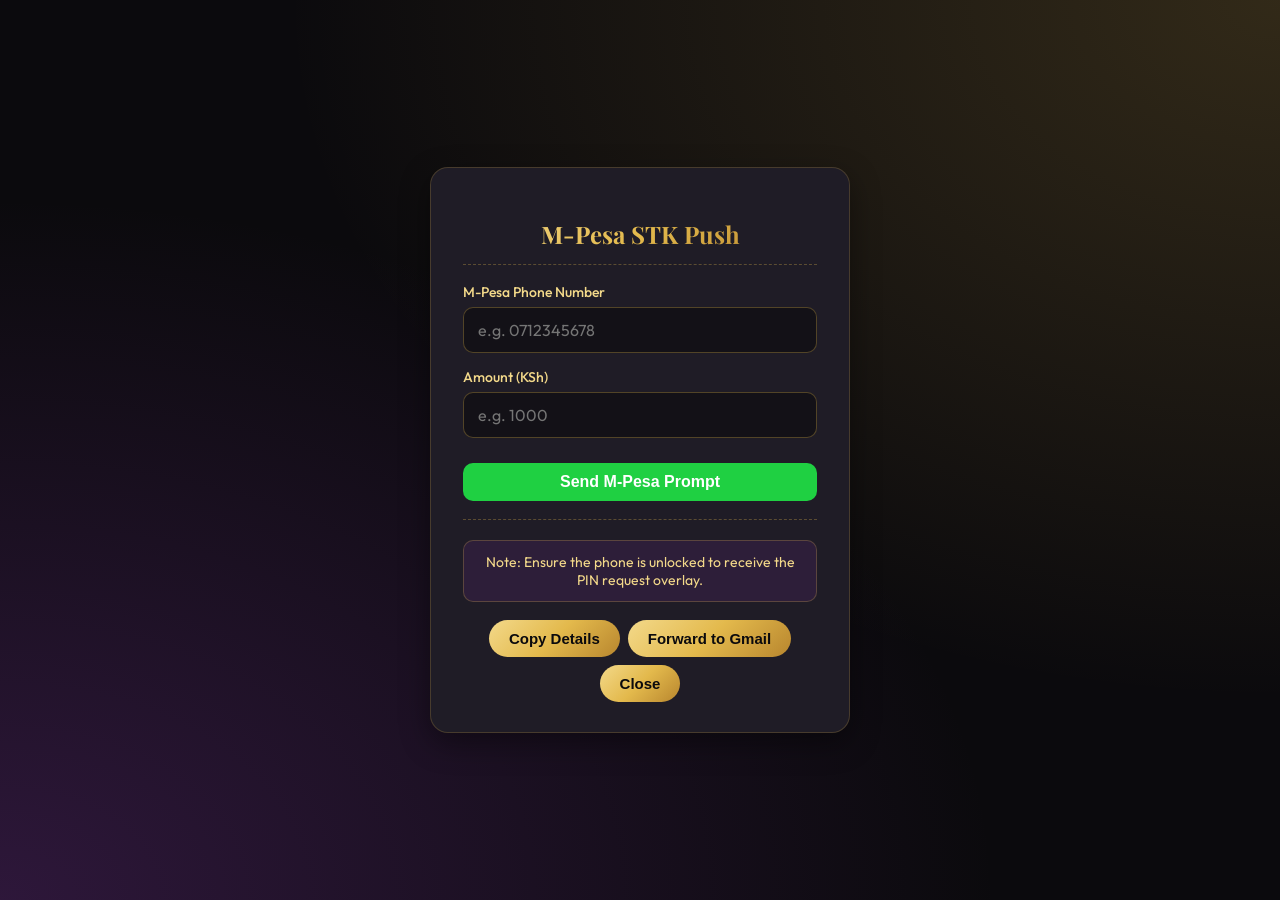
<file: payment.html>
<!DOCTYPE html>
<html lang="en">
<head>
  <meta charset="UTF-8" />
  <meta name="viewport" content="width=device-width, initial-scale=1">
  <title>M-Pesa Payment</title>
  <style>
    @import url('https://fonts.googleapis.com/css2?family=Playfair+Display:wght@600;700&family=Outfit:wght@400;500;600;700&display=swap');
    :root {
      --black: #0b0a0d;
      --gold: #e3b94c;
      --gold-light: #f3d98a;
      --gold-deep: #b8862e;
      --purple: #6e2f8e;
      --purple-deep: #3f1856;
      --cream: #f8f4ec;
      --mpesa-green: #1fd042;
    }
    * { box-sizing: border-box; }
    body {
      font-family: 'Outfit', sans-serif;
      background: radial-gradient(ellipse at top right, rgba(227,185,76,0.18), transparent 55%),
                  radial-gradient(ellipse at bottom left, rgba(110,47,142,0.35), transparent 55%),
                  var(--black);
      display: flex;
      justify-content: center;
      align-items: center;
      min-height: 100vh;
      margin: 0;
      padding: 20px;
    }
    .receipt-card {
      background: #1f1c26;
      border: 1px solid rgba(227,185,76,0.2);
      padding: 30px 32px;
      border-radius: 18px;
      box-shadow: 0 10px 30px rgba(0,0,0,0.4);
      max-width: 420px;
      width: 100%;
      text-align: center;
      color: #efe9f4;
    }
    .receipt-card h2 {
      font-family: 'Playfair Display', serif;
      background: linear-gradient(135deg, var(--gold-light), var(--gold) 50%, var(--gold-deep));
      -webkit-background-clip: text;
      background-clip: text;
      color: transparent;
      margin-bottom: 14px;
    }
    .receipt-details {
      text-align: left;
      margin-bottom: 20px;
      border-top: 1px dashed rgba(227,185,76,0.3);
      border-bottom: 1px dashed rgba(227,185,76,0.3);
      padding: 18px 0;
    }
    
    /* Form Input Group Styling */
    .input-group {
      margin-bottom: 15px;
    }
    .input-group label {
      display: block;
      font-size: 14px;
      color: var(--gold-light);
      margin-bottom: 6px;
      font-weight: 500;
      text-align: left;
    }
    .input-field {
      width: 100%;
      background: #131117;
      border: 1px solid rgba(227,185,76,0.3);
      border-radius: 10px;
      padding: 12px 14px;
      color: #fff;
      font-family: 'Outfit', sans-serif;
      font-size: 16px;
      outline: none;
      transition: border-color 0.2s, box-shadow 0.2s;
    }
    .input-field:focus {
      border-color: var(--mpesa-green);
      box-shadow: 0 0 8px rgba(31, 208, 66, 0.2);
    }
    
    .btn-mpesa {
      width: 100%;
      background: var(--mpesa-green) !important;
      color: #fff !important;
      font-weight: 700;
      margin-top: 10px;
      padding: 14px;
      border-radius: 10px !important;
      font-size: 16px !important;
    }
    .btn-mpesa:hover {
      transform: translateY(-2px);
      box-shadow: 0 8px 20px rgba(31, 208, 66, 0.4) !important;
    }

    .note {
      background: rgba(110,47,142,0.18);
      color: var(--gold-light);
      border: 1px solid rgba(227,185,76,0.25);
      padding: 12px 15px;
      border-radius: 10px;
      margin-top: 20px;
      font-size: 14px;
    }
    .btn-group {
      margin-top: 18px;
      display: flex;
      flex-wrap: wrap;
      gap: 8px;
      justify-content: center;
    }
    .btn {
      padding: 10px 20px;
      background: linear-gradient(135deg, var(--gold-light), var(--gold) 50%, var(--gold-deep));
      color: var(--black);
      border: none;
      border-radius: 30px;
      font-size: 15px;
      font-weight: 700;
      cursor: pointer;
      transition: transform 0.25s ease, box-shadow 0.25s ease;
    }
    .btn:hover {
      transform: translateY(-2px);
      box-shadow: 0 8px 20px rgba(227,185,76,0.35);
    }
    .btn:disabled {
      opacity: 0.6;
      cursor: not-allowed;
      transform: none !important;
      box-shadow: none !important;
    }
  </style>
</head>
<body>

  <div class="receipt-card" id="receiptCard">
    <h2>M-Pesa STK Push</h2>
    
    <div class="receipt-details">
      <div class="input-group">
        <label for="mpesaPhone">M-Pesa Phone Number</label>
        <input 
          type="tel" 
          id="mpesaPhone" 
          class="input-field" 
          placeholder="e.g. 0712345678"
        >
      </div>

      <div class="input-group">
        <label for="mpesaAmount">Amount (KSh)</label>
        <input 
          type="number" 
          id="mpesaAmount" 
          class="input-field" 
          placeholder="e.g. 1000" 
          min="1"
        >
      </div>

      <button class="btn btn-mpesa" id="mpesaBtn" onclick="triggerMpesaPush()">
        Send M-Pesa Prompt
      </button>
    </div>

    <div class="note">
      Note: Ensure the phone is unlocked to receive the PIN request overlay.
    </div>
    
    <div class="btn-group">
      <button class="btn" onclick="copyToClipboard()">Copy Details</button>
      <button class="btn" onclick="forwardToGmail()">Forward to Gmail</button>
      <button class="btn" onclick="closeReceipt()">Close</button>
    </div>
  </div>

  <script>
    // Autofill initial values if they exist in sessionStorage
    window.onload = function() {
      const storedPhone = sessionStorage.getItem("phone");
      const storedAmount = sessionStorage.getItem("amount");

      if (storedPhone) document.getElementById("mpesaPhone").value = storedPhone;
      if (storedAmount) document.getElementById("mpesaAmount").value = storedAmount;
    };

    function triggerMpesaPush() {
      let phoneInput = document.getElementById("mpesaPhone").value.trim();
      const amountInput = document.getElementById("mpesaAmount").value.trim();
      const mpesaBtn = document.getElementById("mpesaBtn");

      // 1. Validate Amount
      if (!amountInput || parseFloat(amountInput) <= 0) {
        alert("Please enter a valid amount greater than 0.");
        return;
      }

      // 2. Normalize & Validate Kenyan Phone Numbers (Formats: 07..., 01..., 254...)
      if (phoneInput.startsWith('+')) phoneInput = phoneInput.substring(1);
      if (phoneInput.startsWith('0')) phoneInput = '254' + phoneInput.substring(1);
      
      const phoneRegex = /^(2547|2541)\d{8}$/;
      if (!phoneRegex.test(phoneInput)) {
        alert("Please enter a valid Safaricom phone number (e.g., 0712345678 or 0112345678).");
        return;
      }

      // UI Loading State
      mpesaBtn.disabled = true;
      mpesaBtn.innerText = "Sending STK Push...";

      // Update session storage details for clipboard/email functions
      const date = new Date().toLocaleString();
      const receiptText = `M-Pesa Payment Details\n\nDate: ${date}\nPhone: ${phoneInput}\nAmount: KSh ${amountInput}`;
      sessionStorage.setItem("receipt", receiptText);

      // 3. API Call to Backend Server 
      // Replace with your real URL logic (e.g., Node.js/Python Daraja framework endpoint)
      fetch('https://your-backend-api.com/mpesa/stkpush', {
        method: 'POST',
        headers: {
          'Content-Type': 'application/json'
        },
        body: JSON.stringify({
          phone: phoneInput,
          amount: amountInput
        })
      })
      .then(response => response.json())
      .then(data => {
        // Checking Daraja response standards (ResponseCode "0" means success)
        if (data.ResponseCode === "0" || data.success) {
          alert("🚀 STK Push sent successfully! Check your phone to enter your M-Pesa PIN.");
        } else {
          alert("Failed to send prompt: " + (data.CustomerMessage || "Unknown API Error"));
        }
      })
      .catch(error => {
        console.error("Error:", error);
        alert("Network error: Could not reach the backend payment processor.");
      })
      .finally(() => {
        mpesaBtn.disabled = false;
        mpesaBtn.innerText = "Send M-Pesa Prompt";
      });
    }

    function copyToClipboard() {
      const receiptText = sessionStorage.getItem("receipt") || "No transaction details generated yet.";
      navigator.clipboard.writeText(receiptText).then(() => {
        alert("Payment text copied to clipboard!");
      });
    }

    function forwardToGmail() {
      const receiptText = encodeURIComponent(sessionStorage.getItem("receipt") || "No details");
      const subject = encodeURIComponent("M-Pesa Payment Request");
      const gmailURL = `https://mail.google.com/mail/?view=cm&fs=1&tf=1&su=${subject}&body=${receiptText}`;
      window.open(gmailURL, "_blank");
    }

    function closeReceipt() {
      window.location.href = "index.html";
    }
  </script>

</body>
</html>
</file>
<file: css/style.css>
@import url('https://fonts.googleapis.com/css2?family=Playfair+Display:ital,wght@0,500;0,600;0,700;0,800;1,500&family=Outfit:wght@300;400;500;600;700;800&display=swap');

:root {
  --font-heading: 'Playfair Display', serif;
  --font-body: 'Outfit', sans-serif;

  /* I Rise palette */
  --black: #0b0a0d;
  --black-soft: #15131a;
  --charcoal: #1f1c26;
  --gold: #e3b94c;
  --gold-light: #f3d98a;
  --gold-deep: #b8862e;
  --purple: #6e2f8e;
  --purple-light: #9a5cc2;
  --purple-deep: #3f1856;
  --cream: #f8f4ec;
  --text-light: #efe9f4;
  --text-muted: #c9bdd6;

  --gradient-gold: linear-gradient(135deg, var(--gold-light), var(--gold) 50%, var(--gold-deep));
  --gradient-purple: linear-gradient(135deg, var(--purple-light), var(--purple) 60%, var(--purple-deep));
  --gradient-hero: radial-gradient(ellipse at top right, rgba(227,185,76,0.18), transparent 55%),
                   radial-gradient(ellipse at bottom left, rgba(110,47,142,0.35), transparent 55%),
                   var(--black);

  --shadow-soft: 0 10px 30px rgba(0,0,0,0.35);
  --shadow-gold: 0 8px 24px rgba(227,185,76,0.25);
  --radius: 18px;
}

mark {
  background-color: var(--gold);
  color: var(--black);
  padding: 0 6px;
  border-radius: 6px;
}

/* ========== RESET ========== */
* {
  margin: 0;
  padding: 0;
  box-sizing: border-box;
}

html {
  scroll-behavior: smooth;
}

body {
  font-family: var(--font-body);
  background-color: var(--cream);
  color: var(--charcoal);
  overflow-x: hidden;
}

img { max-width: 100%; display: block; }

h1, h2, h3 {
  font-family: var(--font-heading);
}

h2 {
  text-align: center;
  font-size: clamp(1.8rem, 4vw, 2.6rem);
  color: var(--purple-deep);
  margin-bottom: 1.2rem;
  font-weight: 700;
  position: relative;
}

h2::after {
  content: '';
  display: block;
  width: 70px;
  height: 4px;
  margin: 14px auto 0;
  border-radius: 4px;
  background: var(--gradient-gold);
}

h3 { margin-top: 1.2rem; }

a { color: inherit; }

/* ========== SCROLL REVEAL ========== */
.reveal {
  opacity: 0;
  transform: translateY(40px);
  transition: opacity 0.8s ease, transform 0.8s ease;
}
.reveal.active {
  opacity: 1;
  transform: translateY(0);
}
/* Fallback: if JS fails to load/execute, content must still be visible */
.no-js .reveal {
  opacity: 1;
  transform: none;
}

/* ========== HEADER / NAV ========== */
#check { display: none; }

header.header {
  position: sticky;
  top: 0;
  z-index: 1000;
  width: 100%;
  background: rgba(11,10,13,0.85);
  backdrop-filter: blur(14px);
  -webkit-backdrop-filter: blur(14px);
  border-bottom: 1px solid rgba(227,185,76,0.2);
  transition: box-shadow 0.3s ease;
}

header.header.scrolled {
  box-shadow: 0 6px 24px rgba(0,0,0,0.45);
}

.header-container {
  display: flex;
  align-items: center;
  justify-content: space-between;
  max-width: 1280px;
  padding: 10px 24px;
  margin: 0 auto;
  position: relative;
}

.logo {
  width: 64px;
  height: 64px;
  object-fit: contain;
  border-radius: 50%;
  background: var(--black);
  padding: 2px;
  transition: transform 0.4s ease;
}
.logo:hover { transform: rotate(8deg) scale(1.05); }

.brand {
  display: flex;
  align-items: center;
  gap: 12px;
  text-decoration: none;
}

.brand-text {
  display: flex;
  flex-direction: column;
  line-height: 1.1;
}
.brand-text .brand-name {
  font-family: var(--font-heading);
  font-weight: 800;
  font-size: 1.3rem;
  letter-spacing: 1px;
  background: var(--gradient-gold);
  -webkit-background-clip: text;
  background-clip: text;
  color: transparent;
}
.brand-text .brand-sub {
  font-size: 0.65rem;
  letter-spacing: 3px;
  color: var(--text-muted);
  text-transform: uppercase;
}

nav#menu {
  display: flex;
  align-items: center;
}

.nav-links {
  list-style: none;
  display: flex;
  align-items: center;
  gap: 28px;
}

.nav-links li a {
  text-decoration: none;
  color: var(--text-light);
  font-weight: 500;
  font-size: 1rem;
  letter-spacing: 0.5px;
  position: relative;
  padding: 6px 2px;
  transition: color 0.3s ease;
}

.nav-links li a::after {
  content: '';
  position: absolute;
  left: 0;
  bottom: -2px;
  width: 0%;
  height: 2px;
  background: var(--gradient-gold);
  transition: width 0.3s ease;
}

.nav-links li a:hover {
  color: var(--gold-light);
}
.nav-links li a:hover::after {
  width: 100%;
}

.programsBtn {
  background: var(--gradient-gold);
  color: var(--black);
  border-radius: 30px;
  font-size: 0.95rem;
  font-weight: 700;
  padding: 10px 22px;
  cursor: pointer;
  border: 0;
  letter-spacing: 0.5px;
  box-shadow: var(--shadow-gold);
  transition: transform 0.25s ease, box-shadow 0.25s ease;
}
.programsBtn:hover {
  transform: translateY(-2px);
  box-shadow: 0 12px 28px rgba(227,185,76,0.4);
}

/* Hamburger */
.menu-toggle {
  display: none;
  cursor: pointer;
  z-index: 1100;
  width: 40px;
  height: 40px;
  align-items: center;
  justify-content: center;
}

.menu-toggle .bx { display: none; }

.hamburger {
  position: relative;
  width: 26px;
  height: 18px;
}
.hamburger span {
  position: absolute;
  left: 0;
  width: 100%;
  height: 2px;
  border-radius: 2px;
  background: var(--gold-light);
  transition: all 0.35s cubic-bezier(0.68,-0.55,0.27,1.55);
}
.hamburger span:nth-child(1) { top: 0; }
.hamburger span:nth-child(2) { top: 8px; }
.hamburger span:nth-child(3) { top: 16px; }

#check:checked ~ .menu-toggle .hamburger span:nth-child(1) {
  transform: translateY(8px) rotate(45deg);
}
#check:checked ~ .menu-toggle .hamburger span:nth-child(2) {
  opacity: 0;
}
#check:checked ~ .menu-toggle .hamburger span:nth-child(3) {
  transform: translateY(-8px) rotate(-45deg);
}

/* ========== HERO / INTRO ========== */
.intro-section {
  display: flex;
  align-items: center;
  justify-content: center;
  gap: 40px;
  padding: 90px 6%;
  flex-wrap: wrap;
  background: var(--gradient-hero);
  position: relative;
  overflow: hidden;
  min-height: 80vh;
}

.intro-section::before {
  content: '';
  position: absolute;
  inset: 0;
  background-image:
    radial-gradient(circle at 15% 20%, rgba(227,185,76,0.08) 0, transparent 8%),
    radial-gradient(circle at 85% 75%, rgba(154,92,194,0.12) 0, transparent 10%);
  pointer-events: none;
}

.intro-text {
  flex: 1 1 50%;
  position: relative;
  z-index: 2;
  animation: fadeUp 1s ease both;
}

.intro-text .eyebrow {
  display: inline-block;
  letter-spacing: 4px;
  text-transform: uppercase;
  font-size: 0.8rem;
  color: var(--gold-light);
  border: 1px solid rgba(227,185,76,0.4);
  padding: 6px 16px;
  border-radius: 30px;
  margin-bottom: 20px;
}

.intro-text h1 {
  font-size: clamp(2.4rem, 6vw, 4rem);
  font-weight: 800;
  background: var(--gradient-gold);
  -webkit-background-clip: text;
  background-clip: text;
  color: transparent;
  line-height: 1.1;
}

.intro-text h2 {
  text-align: left;
  color: var(--purple-light);
  font-size: clamp(1.1rem, 2.5vw, 1.4rem);
  margin: 18px 0;
  font-weight: 600;
}
.intro-text h2::after { display: none; }

.intro-text p {
  font-size: 1.05rem;
  color: var(--text-muted);
  line-height: 1.9;
  max-width: 540px;
}

.intro-image {
  flex: 1 1 38%;
  text-align: center;
  position: relative;
  z-index: 2;
  animation: fadeUp 1.2s ease both;
}

.intro-image .image.bg1 {
  position: relative;
  border-radius: 24px;
  overflow: hidden;
  box-shadow: var(--shadow-soft);
  border: 1px solid rgba(227,185,76,0.25);
}

.intro-image .image.bg1::after {
  content: '';
  position: absolute;
  inset: 0;
  background: linear-gradient(180deg, transparent 60%, rgba(11,10,13,0.6));
}

.intro-image img {
  width: 100%;
  height: auto;
  display: block;
  animation: float 6s ease-in-out infinite;
}

@keyframes float {
  0%, 100% { transform: translateY(0); }
  50% { transform: translateY(-14px); }
}

@keyframes fadeUp {
  from { opacity: 0; transform: translateY(30px); }
  to { opacity: 1; transform: translateY(0); }
}

/* ========== BUTTONS ========== */
.btn {
  background: var(--gradient-gold);
  color: var(--black);
  padding: 14px 32px;
  border-radius: 30px;
  font-size: 1.05rem;
  font-weight: 700;
  margin-top: 28px;
  cursor: pointer;
  border: 0;
  display: inline-block;
  text-decoration: none;
  letter-spacing: 0.5px;
  box-shadow: var(--shadow-gold);
  transition: transform 0.25s ease, box-shadow 0.25s ease, background 0.3s ease;
}
.btn:hover {
  transform: translateY(-3px);
  box-shadow: 0 14px 30px rgba(227,185,76,0.35);
}

/* ========== ABOUT / BIO ========== */
.bio-section {
  padding: 90px 6%;
  background: var(--cream);
  position: relative;
}

.bio-text {
  text-align: center;
  color: var(--purple-deep);
  font-size: clamp(1.8rem, 4vw, 2.6rem);
  margin-bottom: 1.2rem;
}
.bio-text::after {
  content: '';
  display: block;
  width: 70px;
  height: 4px;
  margin: 14px auto 30px;
  border-radius: 4px;
  background: var(--gradient-gold);
}

.bio-section p {
  max-width: 900px;
  margin: 0 auto 1.2em;
  text-align: justify;
  color: var(--charcoal);
  line-height: 1.9;
  font-size: 1.05rem;
}

/* ========== PHILOSOPHY ========== */
.philosophy {
  background: var(--black);
  color: var(--text-light);
  padding: 90px 6%;
  position: relative;
}

.philosophy h2 {
  color: var(--gold-light);
}

.philosophy-inner {
  max-width: 850px;
  margin: 0 auto;
  line-height: 1.9;
  font-size: 1.05rem;
  color: var(--text-muted);
}
.philosophy-inner p {
  margin-bottom: 1em;
}
.philosophy-inner br {
  content: '';
  display: block;
  margin-bottom: 0.6em;
}

.philosophy strong {
  color: var(--gold-light);
  font-weight: 700;
}

.philosophy blockquote {
  max-width: 850px;
  margin: 30px auto;
  padding: 30px 40px;
  border-left: 4px solid var(--gold);
  background: rgba(110,47,142,0.15);
  border-radius: 0 var(--radius) var(--radius) 0;
  font-style: italic;
  font-size: 1.1rem;
  line-height: 1.9;
  color: var(--cream);
}

/* ========== SERVICES (TIPS) ========== */
.Section1 {
  background: var(--gradient-purple);
  padding: 80px 4%;
  position: relative;
}

.services-section {
  display: flex;
  justify-content: space-between;
  gap: 40px;
  max-width: 1300px;
  margin: 0 auto;
}

.v-line {
  width: 2px;
  background: linear-gradient(180deg, transparent, var(--gold), transparent);
  flex-shrink: 0;
}

.services {
  flex: 1;
  background: rgba(255,255,255,0.06);
  border: 1px solid rgba(227,185,76,0.2);
  border-radius: var(--radius);
  padding: 36px;
  color: var(--text-light);
  backdrop-filter: blur(6px);
  line-height: 1.8;
}

.services h2 {
  color: var(--gold-light);
  text-align: left;
  font-size: clamp(1.3rem, 3vw, 1.7rem);
  margin-bottom: 20px;
}
.services h2::after {
  margin: 14px 0 0;
}

.services h3 {
  color: var(--gold-light);
  font-size: 1.05rem;
  margin-top: 20px;
  margin-bottom: 6px;
}

.services p {
  font-size: 0.98rem;
  color: var(--text-muted);
}

/* ========== GALLERY ========== */
.section2 {
  background: var(--cream);
  padding: 80px 4%;
}

.gallery-container {
  max-width: 1300px;
  margin: auto;
  text-align: center;
}

.gallery-grid {
  display: grid;
  grid-template-columns: repeat(auto-fit, minmax(260px, 1fr));
  gap: 22px;
  margin-top: 30px;
}

.gallery-item {
  overflow: hidden;
  border-radius: var(--radius);
  box-shadow: var(--shadow-soft);
  position: relative;
  aspect-ratio: 4/3;
}

.gallery-item img {
  width: 100%;
  height: 100%;
  object-fit: cover;
  transition: transform 0.5s ease, filter 0.5s ease;
}

.gallery-item::after {
  content: '';
  position: absolute;
  inset: 0;
  background: linear-gradient(180deg, transparent 60%, rgba(110,47,142,0.55));
  opacity: 0;
  transition: opacity 0.4s ease;
}

.gallery-item:hover::after { opacity: 1; }
.gallery-item:hover img {
  transform: scale(1.08);
}

/* ========== BOOKS ========== */
.testmonials {
  background: var(--black);
  text-align: center;
  padding: 80px 4%;
}

.testmonials h2 { color: var(--gold-light); }

.books-container {
  display: flex;
  flex-wrap: wrap;
  justify-content: center;
  gap: 30px;
  max-width: 1300px;
  margin: 0 auto;
}

.book {
  background: var(--charcoal);
  border: 1px solid rgba(227,185,76,0.18);
  border-radius: var(--radius);
  display: flex;
  padding: 26px;
  flex: 1 1 460px;
  max-width: 560px;
  transition: transform 0.35s ease, box-shadow 0.35s ease;
  text-align: left;
}

.book:hover {
  transform: translateY(-8px);
  box-shadow: 0 16px 36px rgba(227,185,76,0.18);
}

.bookImg {
  display: flex;
  flex-direction: column;
  flex: 0 0 38%;
}

.bookImg .image img {
  border-radius: 12px;
  width: 100%;
  box-shadow: 0 8px 20px rgba(0,0,0,0.4);
}

.bookImg .title {
  text-align: center;
  margin-top: 12px;
}
.bookImg .title h3 {
  color: var(--gold-light);
  font-size: 1.1rem;
  letter-spacing: 2px;
  margin: 0;
}

.content {
  margin-left: 24px;
  text-align: justify;
  color: var(--text-muted);
  line-height: 1.7;
  display: flex;
  flex-direction: column;
}

.prices {
  display: flex;
  align-items: center;
  gap: 16px;
  margin-top: auto;
  flex-wrap: wrap;
}

.prices .btn {
  margin-top: 12px;
  padding: 10px 24px;
  font-size: 0.95rem;
}

.prices h3 {
  margin: 0;
  color: var(--gold);
  font-size: 1.1rem;
}
.prices h3 s { color: var(--text-muted); opacity: 0.7; }
.prices h3 mark { font-family: var(--font-heading); }

/* ========== EYEBROW (shared) ========== */
.eyebrow.center {
  display: block;
  text-align: center;
  letter-spacing: 4px;
  text-transform: uppercase;
  font-size: 0.8rem;
  color: var(--purple);
  margin-bottom: 14px;
}
.philosophy-section .eyebrow.center,
.founder-section .eyebrow.center,
.testimonials-section .eyebrow.center {
  color: var(--gold-deep);
}

/* ========== ABOUT US / OUR PHILOSOPHY ========== */
.philosophy-section {
  background: var(--black);
  color: var(--text-light);
  padding: 90px 6%;
  position: relative;
}

.philosophy-section .bio-text {
  color: var(--gold-light);
}
.philosophy-section .bio-text::after {
  background: var(--gradient-purple);
}

.identity-block {
  max-width: 850px;
  margin: 0 auto 50px;
  text-align: center;
}
.identity-block h3 {
  color: var(--gold-light);
  margin-bottom: 12px;
  font-size: 1.2rem;
  letter-spacing: 1px;
}
.identity-block p {
  color: var(--text-muted);
  line-height: 1.9;
  font-size: 1.08rem;
}

.vision-mission-grid {
  display: grid;
  grid-template-columns: repeat(auto-fit, minmax(280px, 1fr));
  gap: 24px;
  max-width: 1100px;
  margin: 0 auto 60px;
}

.vm-card {
  background: rgba(255,255,255,0.05);
  border: 1px solid rgba(227,185,76,0.2);
  border-radius: var(--radius);
  padding: 32px;
  backdrop-filter: blur(6px);
}
.vm-card h3 {
  color: var(--gold-light);
  margin-top: 0;
  margin-bottom: 12px;
  font-size: 1.15rem;
}
.vm-card p {
  color: var(--text-muted);
  line-height: 1.8;
}

.pillars-heading {
  color: var(--gold-light) !important;
  margin-top: 20px;
}

.pillars-grid {
  display: grid;
  grid-template-columns: repeat(auto-fit, minmax(250px, 1fr));
  gap: 22px;
  max-width: 1300px;
  margin: 0 auto 60px;
}

.pillar-card {
  background: rgba(255,255,255,0.05);
  border: 1px solid rgba(227,185,76,0.18);
  border-radius: var(--radius);
  padding: 28px 24px;
  position: relative;
  transition: transform 0.35s ease, box-shadow 0.35s ease, border-color 0.35s ease;
}
.pillar-card:hover {
  transform: translateY(-6px);
  box-shadow: 0 16px 32px rgba(227,185,76,0.15);
  border-color: rgba(227,185,76,0.4);
}
.pillar-num {
  display: block;
  font-family: var(--font-heading);
  font-size: 1.6rem;
  font-weight: 800;
  color: var(--gold);
  opacity: 0.7;
  margin-bottom: 6px;
}
.pillar-card h3 {
  color: var(--gold-light);
  margin-top: 0;
  margin-bottom: 14px;
  font-size: 1.1rem;
}
.pillar-card ul {
  list-style: none;
  color: var(--text-muted);
  line-height: 1.7;
}
.pillar-card ul li {
  padding-left: 18px;
  position: relative;
  margin-bottom: 6px;
  font-size: 0.95rem;
}
.pillar-card ul li::before {
  content: '✦';
  position: absolute;
  left: 0;
  color: var(--purple-light);
  font-size: 0.75rem;
  top: 4px;
}

.who-serves {
  max-width: 850px;
  margin: 0 auto 60px;
  text-align: center;
}
.who-serves h3 {
  color: var(--gold-light);
  margin-bottom: 18px;
  font-size: 1.2rem;
}
.serves-list {
  list-style: none;
  display: grid;
  grid-template-columns: repeat(auto-fit, minmax(220px, 1fr));
  gap: 14px;
}
.serves-list li {
  background: rgba(110,47,142,0.18);
  border: 1px solid rgba(154,92,194,0.3);
  border-radius: 30px;
  padding: 12px 18px;
  color: var(--text-light);
  font-size: 0.92rem;
}

.core-message {
  max-width: 800px;
  margin: 0 auto 60px;
  padding: 36px 40px;
  text-align: center;
  border-left: none;
  border-top: 3px solid var(--gold);
  border-bottom: 3px solid var(--gold);
  background: rgba(227,185,76,0.06);
  border-radius: var(--radius);
  font-style: italic;
  font-size: 1.25rem;
  line-height: 1.8;
  color: var(--gold-light);
}

.taglines-wrap {
  max-width: 1000px;
  margin: 0 auto 50px;
  text-align: center;
}
.taglines-wrap h3 {
  color: var(--gold-light);
  margin-bottom: 20px;
  font-size: 1.1rem;
  letter-spacing: 1px;
}
.taglines-grid {
  display: flex;
  flex-wrap: wrap;
  justify-content: center;
  gap: 14px;
}
.taglines-grid span {
  border: 1px solid rgba(227,185,76,0.35);
  border-radius: 30px;
  padding: 10px 22px;
  font-size: 0.92rem;
  color: var(--text-muted);
}

.positioning-statement {
  max-width: 800px;
  margin: 0 auto 60px;
  text-align: center;
  color: var(--text-muted);
  line-height: 1.9;
  font-size: 1.05rem;
}

.closing-essence {
  max-width: 800px;
  margin: 0 auto;
  text-align: center;
}
.closing-essence h3 {
  color: var(--gold-light);
  margin-bottom: 14px;
  font-size: 1.2rem;
}
.closing-essence p {
  color: var(--text-muted);
  margin-bottom: 20px;
}
.journey-arrow {
  display: flex;
  flex-wrap: wrap;
  justify-content: center;
  align-items: center;
  gap: 10px;
  font-family: var(--font-heading);
  font-weight: 700;
  color: var(--gold-light);
  font-size: 1.05rem;
}
.journey-arrow i {
  color: var(--purple-light);
  font-size: 1.2rem;
}

/* ========== OUR STORY (extras) ========== */
.story-mission {
  font-weight: 600;
  color: var(--purple-deep) !important;
}

.motto-block {
  max-width: 800px;
  margin: 50px auto 0;
  text-align: center;
  padding: 40px;
  background: rgba(227,185,76,0.08);
  border-radius: var(--radius);
}
.motto-block h3 {
  color: var(--purple-deep);
  margin-top: 0;
  margin-bottom: 16px;
}
.motto-line {
  font-family: var(--font-heading);
  font-weight: 700;
  font-size: 1.3rem;
  color: var(--gold-deep) !important;
  text-align: center !important;
  margin-bottom: 16px !important;
}
.motto-close {
  font-style: italic;
  margin-top: 16px;
  text-align: center !important;
}

/* ========== MEET THE FOUNDER ========== */
.founder-layout {
  display: flex;
  gap: 50px;
  max-width: 1100px;
  margin: 0 auto 60px;
  align-items: flex-start;
  flex-wrap: wrap;
}

.founder-photo {
  flex: 0 0 280px;
  text-align: center;
}
.founder-photo img {
  width: 100%;
  max-width: 280px;
  border-radius: var(--radius);
  box-shadow: var(--shadow-soft);
  border: 2px solid rgba(227,185,76,0.3);
  margin: 0 auto;
}
.founder-role {
  margin-top: 16px;
  font-size: 0.85rem;
  color: var(--purple-deep);
  font-weight: 600;
  line-height: 1.6;
  text-align: center !important;
}

.founder-bio-text {
  flex: 1 1 480px;
}
.founder-bio-text p {
  text-align: justify;
  color: var(--charcoal);
  line-height: 1.9;
  font-size: 1.02rem;
  margin-bottom: 1.1em;
}

.philosophy-quote-block {
  max-width: 850px;
  margin: 0 auto 30px;
  line-height: 1.9;
  font-size: 1.02rem;
  color: var(--cream);
  background: var(--black);
  padding: 40px;
  border-radius: var(--radius);
}
.philosophy-quote-block h2 { color: var(--gold-light); }
.philosophy-quote-block p { color: var(--text-muted); margin-bottom: 1em; text-align: left; }
.philosophy-quote-block strong { color: var(--gold-light); font-weight: 700; }

.quote-attribution {
  text-align: center !important;
  font-style: italic;
}

/* ========== PROGRAMMES INTRO ========== */
.programmes-intro {
  padding: 90px 6% 20px;
  background: var(--cream);
  text-align: center;
}
.programmes-lead {
  max-width: 750px;
  margin: 0 auto;
  color: var(--charcoal);
  line-height: 1.8;
  font-size: 1.08rem;
}

/* ========== TESTIMONIALS ========== */
.testimonials-section {
  background: var(--gradient-hero);
  padding: 90px 6%;
}
.testimonials-section .bio-text {
  color: var(--gold-light);
}
.testimonials-section .bio-text::after {
  background: var(--gradient-gold);
}
.testimonials-note {
  max-width: 700px;
  margin: 0 auto 50px;
  text-align: center;
  font-style: italic;
  font-size: 0.9rem;
  color: var(--text-muted);
}

.testimonial-grid {
  display: grid;
  grid-template-columns: repeat(auto-fit, minmax(300px, 1fr));
  gap: 24px;
  max-width: 1300px;
  margin: 0 auto;
}

.testimonial-card {
  background: rgba(255,255,255,0.05);
  border: 1px solid rgba(227,185,76,0.18);
  border-radius: var(--radius);
  padding: 28px 26px;
  display: flex;
  flex-direction: column;
  backdrop-filter: blur(6px);
  transition: transform 0.35s ease, box-shadow 0.35s ease, border-color 0.35s ease;
}
.testimonial-card:hover {
  transform: translateY(-6px);
  box-shadow: 0 16px 32px rgba(227,185,76,0.15);
  border-color: rgba(227,185,76,0.4);
}
.t-quote {
  color: var(--text-light);
  font-size: 0.96rem;
  line-height: 1.75;
  font-style: italic;
  margin-bottom: 16px;
  flex: 1;
  text-align: left !important;
}
.t-quote::before { content: '\201C'; }
.t-quote::after { content: '\201D'; }
.t-author {
  color: var(--gold-light);
  font-weight: 700;
  font-size: 0.92rem;
  text-align: left !important;
  margin-top: auto;
}
.t-author span {
  color: var(--text-muted);
  font-weight: 400;
  font-style: normal;
}


section {
  padding: 70px 4%;
  max-width: 1300px;
  margin: auto;
}

.benefits {
  background: var(--cream);
}

.benefits h2#program {
  color: var(--purple-deep);
}

.benefits > p {
  text-align: center;
  max-width: 750px;
  margin: 0 auto 30px;
  color: var(--purple-deep) !important;
  font-weight: 600;
  font-size: 1.05rem;
}

.benefits ul,
.course-includes ul {
  display: grid;
  grid-template-columns: repeat(auto-fit, minmax(240px, 1fr));
  gap: 18px;
  list-style: none;
}

.benefits li,
.course-includes li {
  background: #fff;
  padding: 20px;
  border-left: 4px solid var(--gold);
  border-radius: 10px;
  box-shadow: 0 4px 14px rgba(0,0,0,0.06);
  transition: transform 0.3s ease, box-shadow 0.3s ease;
  font-weight: 500;
}

.benefits li:hover,
.course-includes li:hover {
  transform: translateY(-4px);
  box-shadow: 0 10px 24px rgba(110,47,142,0.15);
  border-left-color: var(--purple);
}

.poster {
  width: 100%;
  height: 50vh;
  overflow: hidden;
  border-radius: var(--radius);
  box-shadow: var(--shadow-soft);
  margin: 24px auto;
  position: relative;
  cursor: pointer;
}

.poster img {
  width: 100%;
  height: 100%;
  object-fit: cover;
  display: block;
  transition: transform 0.4s ease;
}

.poster:hover img {
  transform: scale(1.04);
}

.packages, .pricing {
  display: grid;
  grid-template-columns: repeat(auto-fit, minmax(280px, 1fr));
  gap: 24px;
  margin-top: 20px;
}

.card, .pricing-card {
  background: #fff;
  border-radius: var(--radius);
  box-shadow: 0 6px 20px rgba(0,0,0,0.08);
  padding: 30px 24px;
  text-align: center;
  border: 1px solid transparent;
  transition: transform 0.35s ease, box-shadow 0.35s ease, border-color 0.35s ease;
  position: relative;
  overflow: hidden;
}

.card::before, .pricing-card::before {
  content: '';
  position: absolute;
  top: 0; left: 0; right: 0;
  height: 4px;
  background: var(--gradient-gold);
  transform: scaleX(0);
  transform-origin: left;
  transition: transform 0.4s ease;
}

.card:hover::before, .pricing-card:hover::before {
  transform: scaleX(1);
}

.card:hover, .pricing-card:hover {
  transform: translateY(-8px);
  box-shadow: 0 18px 36px rgba(110,47,142,0.18);
  border-color: rgba(227,185,76,0.3);
}

.card h3, .pricing-card h3 {
  color: var(--purple-deep);
  margin-bottom: 12px;
  font-size: 1.25rem;
}

.card p, .pricing-card p {
  margin-bottom: 16px;
  color: var(--charcoal);
}

.course {
  background: var(--gradient-hero);
  border-radius: var(--radius);
  color: var(--text-light);
  margin-top: 40px;
}

.course h2 { color: var(--gold-light); }
.course p[style] { color: var(--text-muted) !important; }
.course-includes h3[style],
.pricing h3[style] {
  color: var(--gold-light) !important;
}

.course-includes li {
  background: rgba(255,255,255,0.06);
  color: var(--text-light);
  border-left: 4px solid var(--gold);
}
.course-includes li:hover {
  background: rgba(255,255,255,0.1);
}

.course .pricing-card {
  background: rgba(255,255,255,0.05);
  border: 1px solid rgba(227,185,76,0.2);
}
.course .pricing-card h3 { color: var(--gold-light); }
.course .pricing-card p { color: var(--text-muted); }

/* ========== MAIN WRAPPER ========== */
main {
  width: 100%;
  background: var(--cream);
}

/* ========== FOOTER ========== */
footer {
  background: var(--black);
  color: var(--text-muted);
  padding: 60px 6% 20px;
  border-top: 1px solid rgba(227,185,76,0.15);
}

.footer-container {
  display: flex;
  justify-content: space-between;
  gap: 40px;
  max-width: 1300px;
  margin: auto;
  flex-wrap: wrap;
}

.footer-logo {
  display: flex;
  flex-direction: column;
  align-items: flex-start;
  gap: 8px;
}

.footer-logo img.footer-logo {
  border-radius: 50%;
  background: var(--charcoal);
  padding: 4px;
}

.footer-logo p {
  color: var(--text-muted);
  font-size: 0.9rem;
  margin-top: 6px;
}

footer h3 {
  color: var(--gold-light);
  margin-top: 0;
  margin-bottom: 14px;
  font-size: 1.1rem;
}

footer h5 {
  color: var(--text-light);
  font-weight: 500;
}

.footer-links ul {
  list-style: none;
}

.footer-links ul li {
  margin-bottom: 10px;
}

.footer-links ul li a {
  color: var(--text-muted);
  text-decoration: none;
  transition: color 0.3s ease;
}

.footer-links ul li a:hover {
  color: var(--gold-light);
}

.footer-social .social-icons a {
  display: inline-flex;
  align-items: center;
  justify-content: center;
  width: 38px;
  height: 38px;
  margin-right: 10px;
  border-radius: 50%;
  background: rgba(227,185,76,0.1);
  color: var(--gold-light);
  font-size: 16px;
  transition: all 0.3s ease;
}

.footer-social .social-icons a:hover {
  background: var(--gradient-gold);
  color: var(--black);
  transform: translateY(-4px);
}

.footer-bottom {
  text-align: center;
  margin-top: 40px;
  padding-top: 20px;
  border-top: 1px solid rgba(255,255,255,0.06);
  position: relative;
}

.footer-bottom p {
  color: var(--text-muted);
  font-size: 0.9rem;
}

/* Back to top */
#toTopBtn {
  position: fixed;
  right: 24px;
  bottom: 24px;
  width: 48px;
  height: 48px;
  background: var(--gradient-gold);
  border: none;
  color: var(--black);
  border-radius: 50%;
  cursor: pointer;
  display: flex;
  align-items: center;
  justify-content: center;
  font-size: 1.1rem;
  box-shadow: var(--shadow-gold);
  opacity: 0;
  visibility: hidden;
  transform: translateY(20px);
  transition: all 0.35s ease;
  z-index: 999;
}

#toTopBtn.show {
  opacity: 1;
  visibility: visible;
  transform: translateY(0);
}

#toTopBtn:hover {
  transform: translateY(-4px) scale(1.05);
}

/* ========== MEDIA QUERIES ========== */
@media (max-width: 900px) {
  .services-section { flex-direction: column; }
  .v-line { display: none; }
  .book { flex: 1 1 100%; flex-direction: column; max-width: 100%; }
  .bookImg { flex: none; margin-bottom: 16px; }
  .content { margin-left: 0; }
}

@media (max-width: 768px) {
  .header-container { padding: 10px 18px; }
  .logo { width: 52px; height: 52px; }
  .brand-text .brand-name { font-size: 1.05rem; }
  .brand-text .brand-sub { font-size: 0.55rem; letter-spacing: 2px; }

  .menu-toggle {
    display: flex;
  }

  nav#menu {
    position: fixed;
    top: 0;
    right: -100%;
    width: min(78vw, 320px);
    height: 100vh;
    background: var(--black-soft);
    border-left: 1px solid rgba(227,185,76,0.2);
    flex-direction: column;
    justify-content: center;
    align-items: flex-start;
    padding: 40px;
    transition: right 0.45s cubic-bezier(0.68,-0.2,0.27,1.2);
    box-shadow: -10px 0 40px rgba(0,0,0,0.5);
    z-index: 1050;
  }

  #check:checked ~ nav#menu {
    right: 0;
  }

  .nav-links {
    flex-direction: column;
    align-items: flex-start;
    gap: 26px;
    width: 100%;
  }

  .nav-links li {
    width: 100%;
    opacity: 0;
    transform: translateX(30px);
    transition: opacity 0.4s ease, transform 0.4s ease;
  }

  #check:checked ~ nav#menu .nav-links li {
    opacity: 1;
    transform: translateX(0);
  }

  #check:checked ~ nav#menu .nav-links li:nth-child(1) { transition-delay: 0.05s; }
  #check:checked ~ nav#menu .nav-links li:nth-child(2) { transition-delay: 0.1s; }
  #check:checked ~ nav#menu .nav-links li:nth-child(3) { transition-delay: 0.15s; }
  #check:checked ~ nav#menu .nav-links li:nth-child(4) { transition-delay: 0.2s; }
  #check:checked ~ nav#menu .nav-links li:nth-child(5) { transition-delay: 0.25s; }
  #check:checked ~ nav#menu .nav-links li:nth-child(6) { transition-delay: 0.3s; }

  .nav-links li a {
    font-size: 1.2rem;
  }

  .programsBtn {
    width: 100%;
    text-align: center;
  }

  .nav-overlay {
    position: fixed;
    inset: 0;
    background: rgba(0,0,0,0.5);
    opacity: 0;
    visibility: hidden;
    transition: opacity 0.4s ease;
    z-index: 1040;
  }
  #check:checked ~ .nav-overlay {
    opacity: 1;
    visibility: visible;
  }

  .intro-section {
    flex-direction: column;
    text-align: left;
    padding: 60px 6%;
    min-height: auto;
  }
  .intro-text h1 { font-size: 2.4rem; }
  .intro-image { order: -1; }

  .bio-section, .philosophy, .Section1, .section2, .testmonials, section {
    padding: 50px 5%;
  }

  .philosophy-section, .programmes-intro, .testimonials-section { padding: 50px 5%; }
  .founder-layout { flex-direction: column; align-items: center; }
  .founder-photo { flex: none; }
  .core-message { padding: 24px 22px; font-size: 1.05rem; }
  .philosophy-quote-block { padding: 24px; }
  .journey-arrow { font-size: 0.9rem; }

  h2 { font-size: 1.7rem; }

  .gallery-grid { grid-template-columns: repeat(auto-fit, minmax(160px, 1fr)); gap: 12px; }

  .poster { height: 35vh; }

  .footer-container { flex-direction: column; gap: 30px; }
  .footer-logo { align-items: flex-start; }
}

@media (max-width: 480px) {
  .intro-text h1 { font-size: 2rem; }
  .intro-text p { font-size: 0.95rem; }
  .btn { padding: 12px 24px; font-size: 0.95rem; }
  .services { padding: 22px; }
  .book { padding: 18px; }
}

/* Reduced motion */
@media (prefers-reduced-motion: reduce) {
  *, .reveal, .intro-image img {
    animation: none !important;
    transition: none !important;
  }
}
</file>
